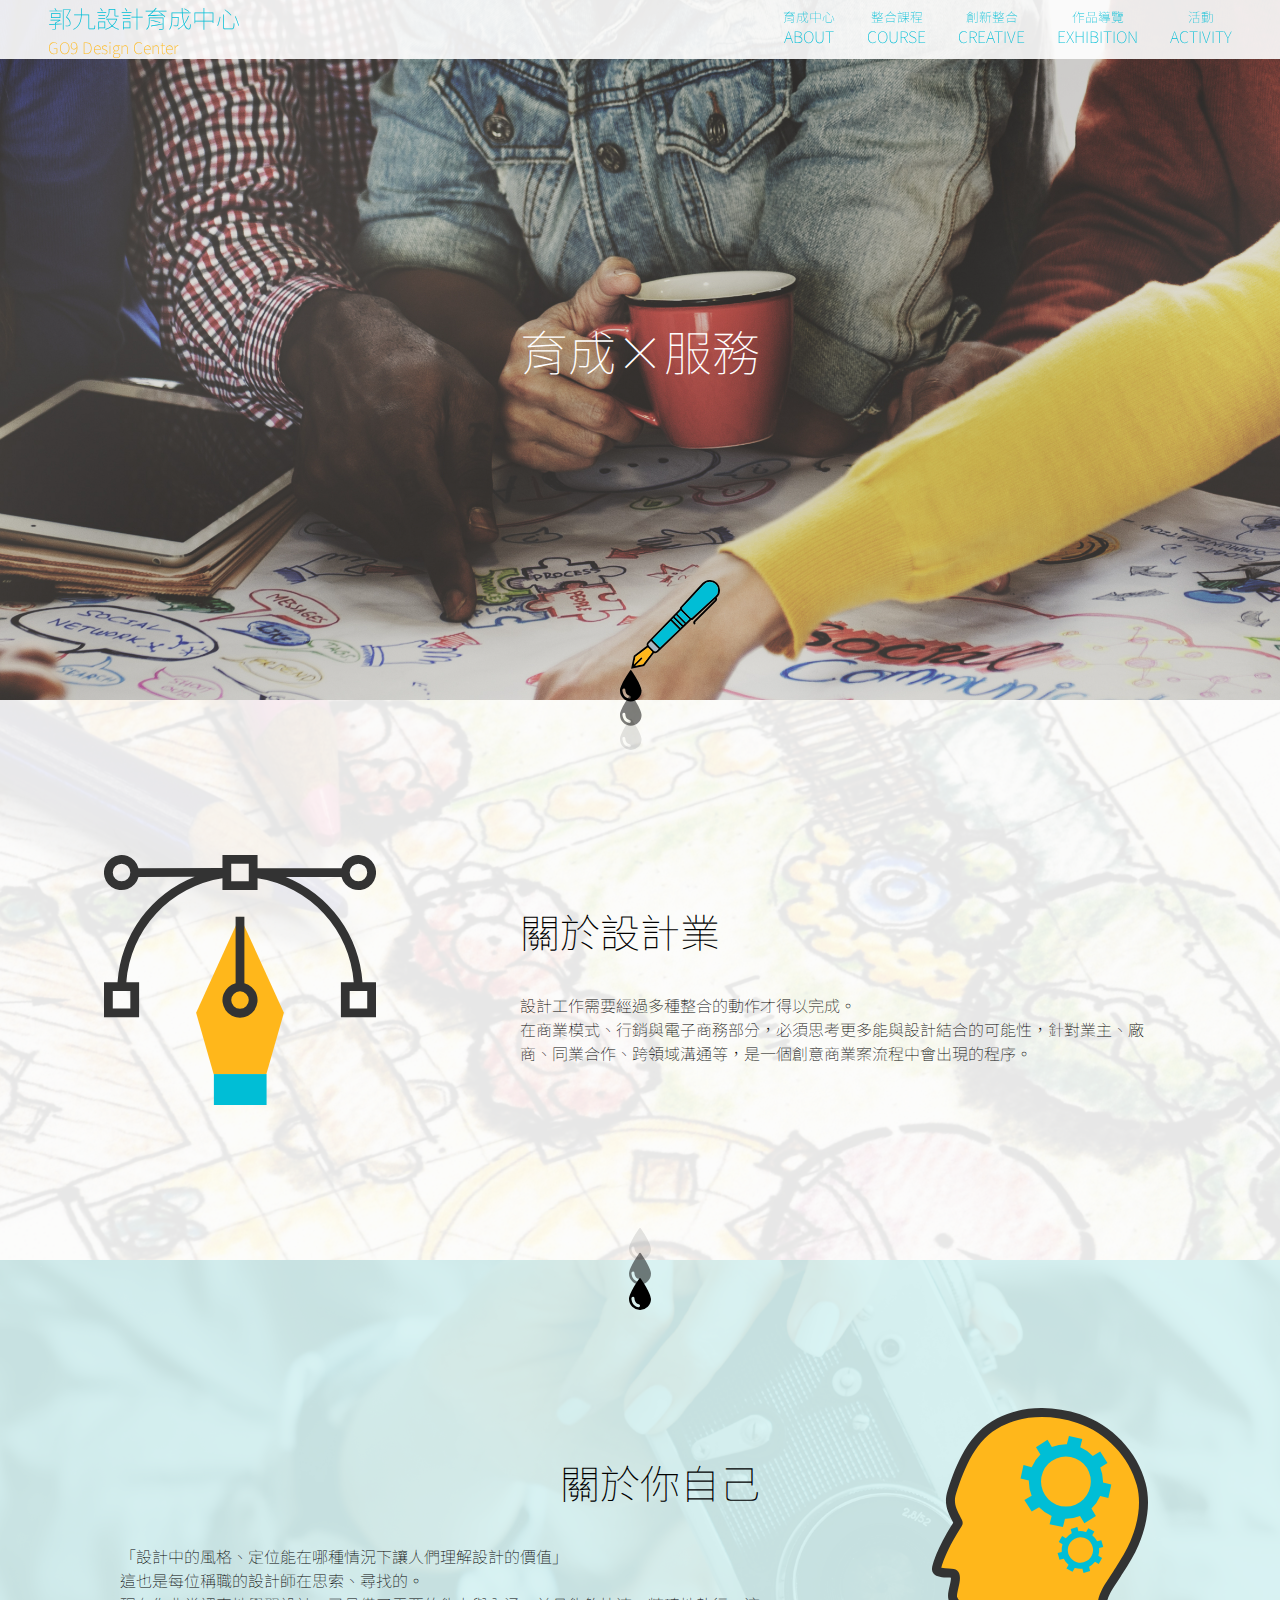
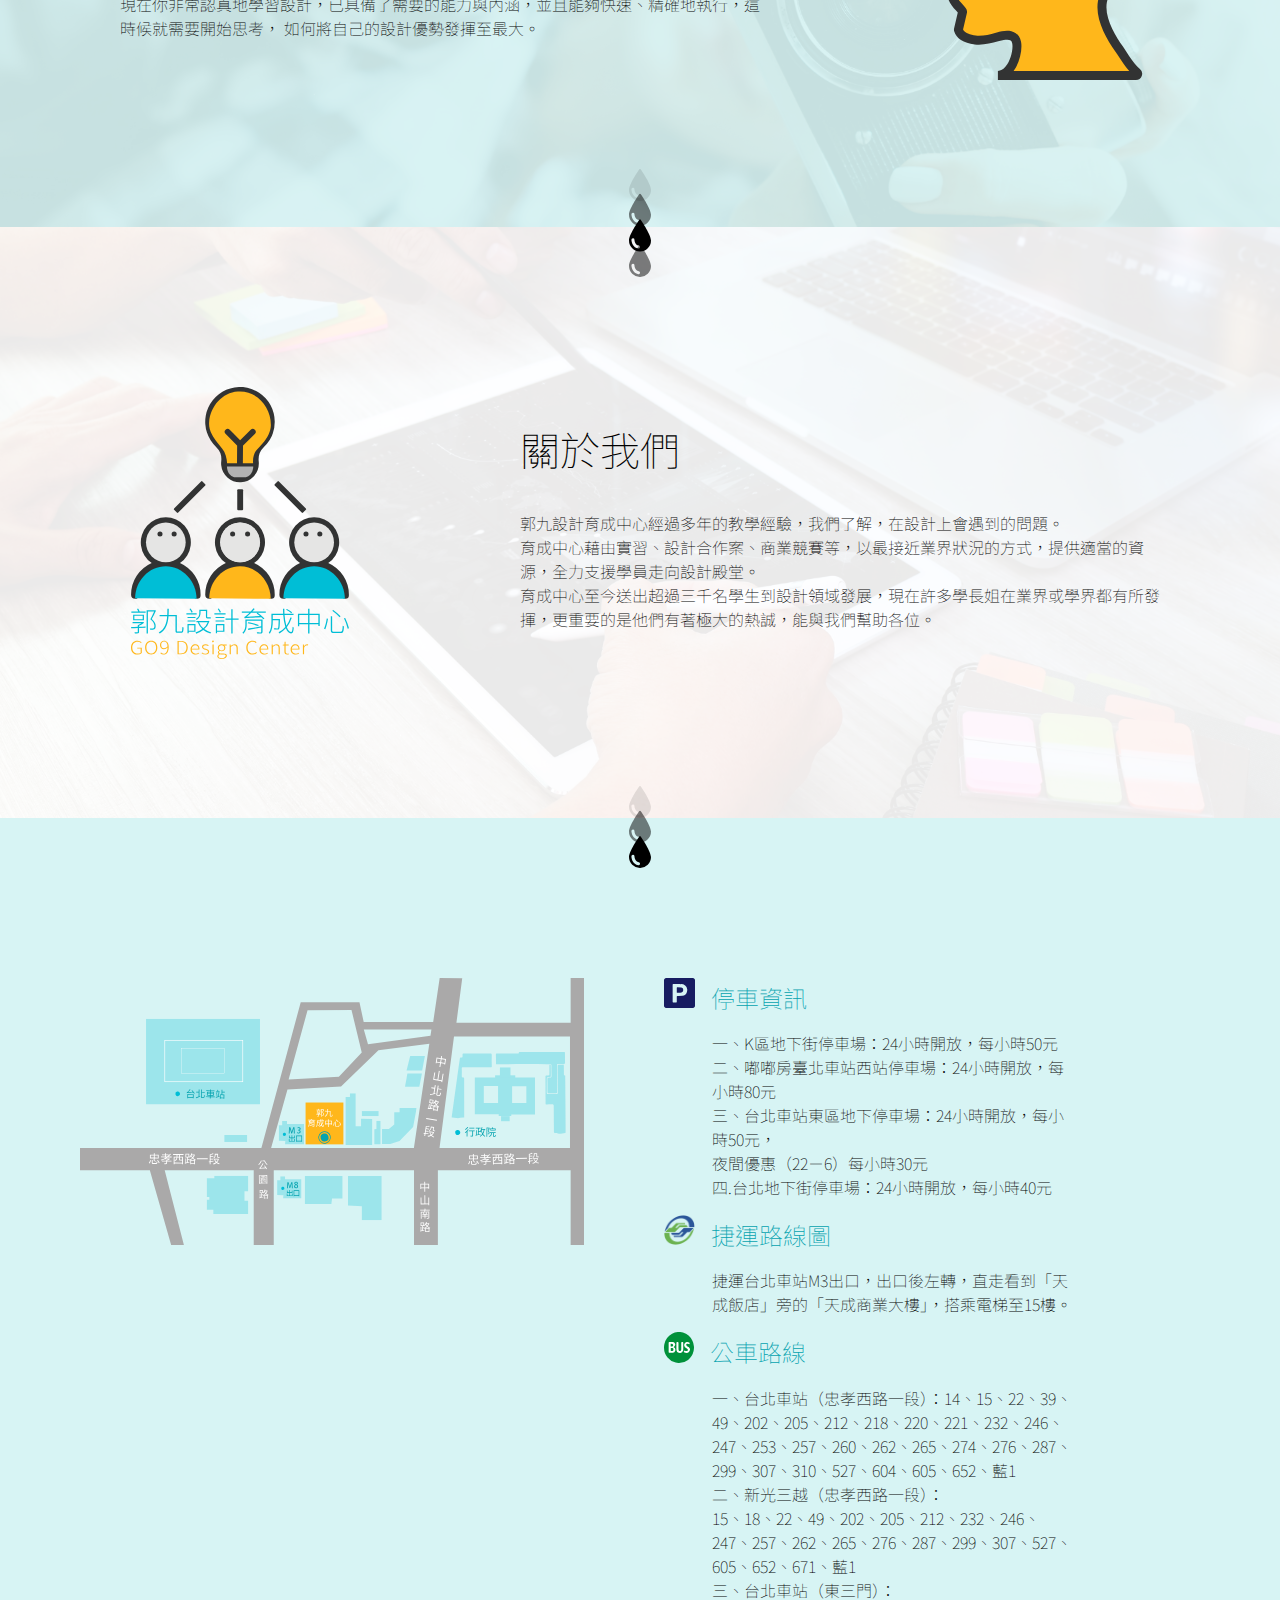
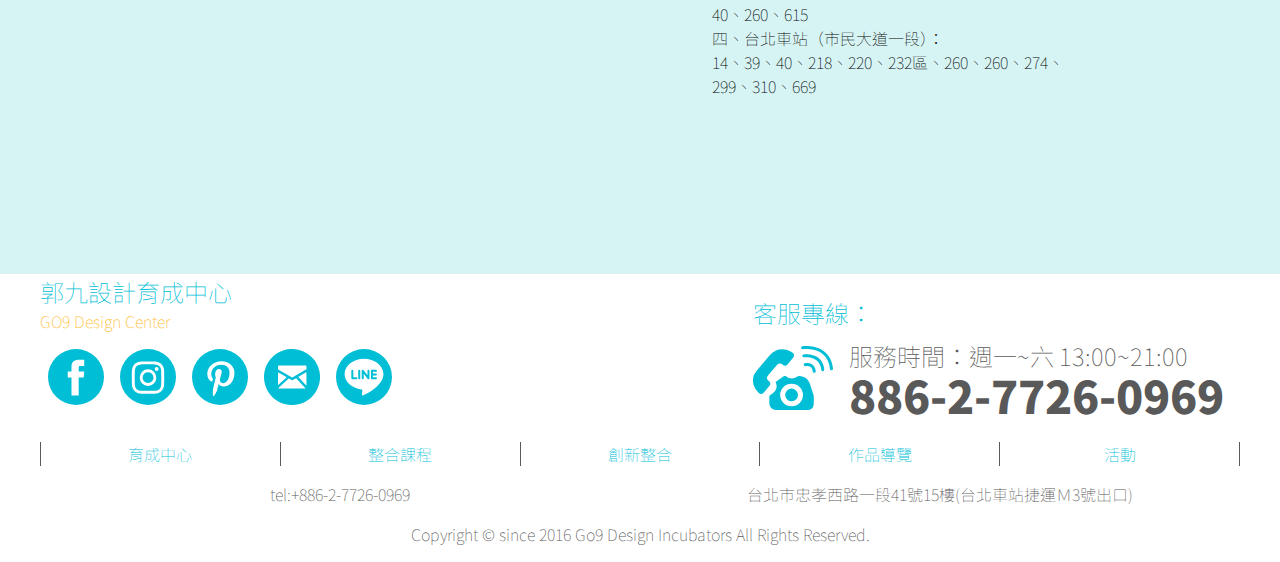
<file: GO9/about.html>
<!DOCTYPE html>
<html lang="zh_hant">

<head>

    <meta charset="utf-8">
    <meta name="viewport" content="width=device-width, initial-scale=1, shrink-to-fit=no">
    <meta name="description" content="">
    <meta name="author" content="">
    <meta name="description"
        content="在將近30年的設計教學經驗後,我們更進一步,在教學之上提供育成與服務。除了培養設計能力，加上商業與創業等不同概念，以「設計創造商業價值」為導向。從案源.管道與技術等各方面支援，幫助學員在各種產業中創造設計的最大價值。">
    <title>郭九設計育成中心 Go9_Design</title>

    <link rel="stylesheet" href="https://use.fontawesome.com/releases/v5.8.2/css/all.css"
        integrity="sha384-oS3vJWv+0UjzBfQzYUhtDYW+Pj2yciDJxpsK1OYPAYjqT085Qq/1cq5FLXAZQ7Ay" crossorigin="anonymous">
    <link rel="stylesheet" href="./css/basic.css">
    <link rel="stylesheet" href="./css/mine.css">
    <link rel="stylesheet" href="./css/moblie.css">

</head>

<body id="about">
    <header>
        <!--顯示當頁標籤JQ -->
        <nav class="navbar ">

            <div class=" row between">
                <a class=" logo" href="index.html">
                    <h4>郭九設計育成中心 </h4>
                    <h5>GO9 Design Center</h5>
                </a>

                <ul class="navbar_nav row unmoblie">
                    <li class="nav-item">
                        <a class="nav-link" href="about.html" title="關於郭九設計育成中心">
                            <p>育成中心</p> ABOUT
                        </a>
                    </li>
                    <li class="nav-item">
                        <a class="nav-link " href="course.html" title="郭九設計育成中心創新整合課程">
                            <p>整合課程</p>COURSE
                        </a>
                    </li>

                    <li class="nav-item">
                        <a class="nav-link" href="learn.html" title="郭九設計育成中心商創創客營">
                            <p>創新整合</p>Creative
                        </a>
                    </li>
                    <li class="nav-item">
                        <a class="nav-link" href="https://www.pinterest.com/go9service1/" title="郭九設計育成中心作品導覽"
                            target="_blank">
                            <p>作品導覽</p>Exhibition
                        </a>
                    </li>
                    <li class="nav-item">
                        <a class="nav-link" href="https://www.facebook.com/pg/go9design/events/?ref=page_internal"
                            target="_blank" title="郭九設計育成中心活動">
                            <p>活動</p>activity
                        </a>
                    </li>
                </ul>

                <div class="menu transition moblie">
                    <div class="menu-bar menu-bar1 transition"></div>
                    <div class="menu-bar menu-bar2 transition"></div>
                    <div class="menu-bar menu-bar3 transition"></div>
                    <ul class="transition row column">
                        <li><a class="transition" href="about.html">育成中心</a></li>
                        <li><a class="transition" href="course.html">整合課程</a></li>
                        <li><a class="transition" href="learn.html">創新整合</a></li>
                        <li><a class="transition" href="https://www.pinterest.com/go9service1/">作品導覽</a></li>
                        <li><a class="transition"
                                href="https://www.facebook.com/pg/go9design/events/?ref=page_internal">活動</a></li>
                    </ul>
                </div>
            </div>
        </nav>
    </header>
    <section class="about_header bg_image_full row">
        <h1 class="text_center">育成×服務</h1>

    </section>

    <section class="about design p-relative row">
        <img class="p-absolute path unmoblie" src="./img/about/path-ink.svg">
        <div class="overlay p-absolute"></div>
        <div class="bg-w y-padding">
            <div class="row between container moblie-column">
                <div class="icon"><img src="./img/about/path.svg"></div>
                <div class="text">
                    <h2> 關於設計業 </h2>
                    <h5>設計工作需要經過多種整合的動作才得以完成。<br />
                        在商業模式、行銷與電子商務部分，必須思考更多能與設計結合的可能性，針對業主、廠商、同業合作、跨領域溝通等，是一個創意商業案流程中會出現的程序。</h5>
                </div>
            </div>
        </div>
        <img class="p-absolute unmoblie" src="./img/about/ink3.svg" alt="">
    </section>


    <section class="about you p-relative row">
        <div class="overlay p-absolute"></div>
        <div class="bg-bule y-padding">
            <div class="row between container moblie-column">
                <div class="text right">
                    <h2> 關於你自己 </h2>
                    <h5>「設計中的風格、定位能在哪種情況下讓人們理解設計的價值」<br />
                        這也是每位稱職的設計師在思索、尋找的。<br />
                        現在你非常認真地學習設計，已具備了需要的能力與內涵，並且能夠快速、精確地執行，這時候就需要開始思考，
                        如何將自己的設計優勢發揮至最大。 </h5>
                </div>
                <div class="icon"><img src="./img/about/head.svg"></div>
            </div>
        </div>
        <img class="p-absolute unmoblie" src="./img/about/ink5.svg" alt="">
    </section>


    <section class="about us p-relative row">
        <div class="overlay p-absolute"></div>
        <div class="bg-w y-padding">
            <div class="row between container moblie-column">
                <div class="icon"><img src="./img/about/go9-pepo.svg"></div>
                <div class="text">
                    <h2> 關於我們 </h2>
                    <h5>郭九設計育成中心經過多年的教學經驗，我們了解，在設計上會遇到的問題。<br />
                        育成中心藉由實習、設計合作案、商業競賽等，以最接近業界狀況的方式，提供適當的資源，全力支援學員走向設計殿堂。<br />
                        育成中心至今送出超過三千名學生到設計領域發展，現在許多學長姐在業界或學界都有所發揮，更重要的是他們有著極大的熱誠，能與我們幫助各位。
                    </h5>
                </div>
            </div>
        </div>
        <img class="p-absolute unmoblie" src="./img/about/ink3.svg" alt="">
    </section>

    <section class="about map bg-bule row between items-start moblie-column">
        <img src="./img/about/map.svg" alt="">

        <div class="text">
            <div class="stop">
                <h4><img src="./img/about/stop_icon.svg">停車資訊</h4>
                <div>
                    <p>一、K區地下街停車場：24小時開放，每小時50元<br />
                        二、嘟嘟房臺北車站西站停車場：24小時開放，每小時80元<br />
                        三、台北車站東區地下停車場：24小時開放，每小時50元，<br />
                        夜間優惠（22－6）每小時30元<br />
                        四.台北地下街停車場：24小時開放，每小時40元</p>
                </div>
            </div>
            <div class="mrt">
                <h4><img src="./img/about/mrt_icon.svg">捷運路線圖</h4>
                <div>
                    <p>捷運台北車站M3出口，出口後左轉，直走看到「天成飯店」旁的「天成商業大樓」，搭乘電梯至15樓。</p>
                </div>
            </div>
            <div class="bus">
                <h4><img src="./img/about/bus_icon.svg">公車路線</h4>

                <p>一、台北車站（忠孝西路一段）：14、15、22、39、49、202、205、212、218、220、221、232、246、247、253、257、260、262、265、274、276、287、299、307、310、527、604、605、652、藍1<br />
                    二、新光三越（忠孝西路一段）：<br />
                    15、18、22、49、202、205、212、232、246、247、257、262、265、276、287、299、307、527、605、652、671、藍1<br />
                    三、台北車站（東三門）：<br />
                    40、260、615<br />
                    四、台北車站（市民大道一段）：<br />
                    14、39、40、218、220、232區、260、260、274、299、310、669</p>
            </div>
        </div>
    </section>

    <footer class="container ">
        <div class="row between items-end moblie-column">
            <div class="footer-logo">
                <a class=" logo" href="index.html">
                    <h4>郭九設計育成中心 </h4>
                    <h5>GO9 Design Center</h5>
                </a>
                <div class="row logo-icon">
                    <a href="https://www.facebook.com/go9design/">
                        <img src="./img/footer/fb.svg" alt="" /></a>
                    <a href="https://www.instagram.com/go9design/?hl=zh_tw"><img src="./img/footer/ig.svg" alt="" /></a>
                    <a href="https://www.pinterest.com/go9service1/"><img src="./img/footer/pinterst.svg" alt="" /></a>
                    <a href="mailto:service@go9.org.tw"><img src="./img/footer/email.svg" alt="" /></a>
                    <a href="https://line.me/R/ti/p/%40rdg3654g"><img src="./img/footer/line.svg" alt="" /></a>
                </div>
            </div>
            <div class="footer-tel">
                <h4>客服專線：</h4>
                <div class="row start">
                    <img src="./img/footer/Tel.svg" alt="" />
                    <div>
                        <h4>服務時間：週一~六 13:00~21:00</h4>
                        <a href="tel:+886-2-7726-0969">886-2-7726-0969</a>
                    </div>
                </div>
            </div>
        </div>
        <ul class="list-inline row moblie-wrap">
            <li>
                <a class="nav_link" href="./about.html" title="關於郭九設計育成中心">育成中心</a>
            </li>
            <li>
                <a class="nav_link" href="./course.html" title="郭九設計育成中心創新整合課程">整合課程 </a>
            </li>

            <li>
                <a class="nav_link" href="./learn.html" title="郭九設計育成中心商創創客營">創新整合</a>
            </li>

            <li>
                <a class="nav_link" href="./https://www.pinterest.com/go9service1/" target="_blank"
                    title="郭九設計育成中心作品導覽">作品導覽</a>
            </li>
            <li>
                <a class="nav_link" href="https://www.facebook.com/pg/go9design/events/?ref=page_internal"
                    target="_blank" title="郭九設計育成中心活動">活動</a>
            </li>

        </ul>
        <div class="row between footer-lest moblie-column">
            <a href="tel:+886-2-7726-0969">tel:+886-2-7726-0969</a>
            <a href="https://www.google.com.tw/maps/place/100%E5%8F%B0%E5%8C%97%E5%B8%82
            %E4%B8%AD%E6%AD%A3%E5%8D%80%E5%BF%A0%E5%AD%9D%E8%A5%BF%E8%B7%AF%E4%B8%80%E6%AE%B541
            %E8%99%9F/@25.046302,121.5162753,17z/data=!3m1!4b1!4m5!3m4!1s0x3442a9723f815b43:0x617
            1a8d46dd0c5b9!8m2!3d25.046302!4d121.518464">台北市忠孝西路一段41號15樓(台北車站捷運Ｍ3號出口)</a>

        </div>
        <p class="text center">Copyright &copy; since 2016 Go9 Design Incubators All Rights Reserved.</p>
    </footer>
    <script src="https://code.jquery.com/jquery-3.2.1.min.js"
        integrity="sha256-hwg4gsxgFZhOsEEamdOYGBf13FyQuiTwlAQgxVSNgt4=" crossorigin="anonymous"></script>
    <script src="./js/mian.js"></script>
</body>

</html>
</file>
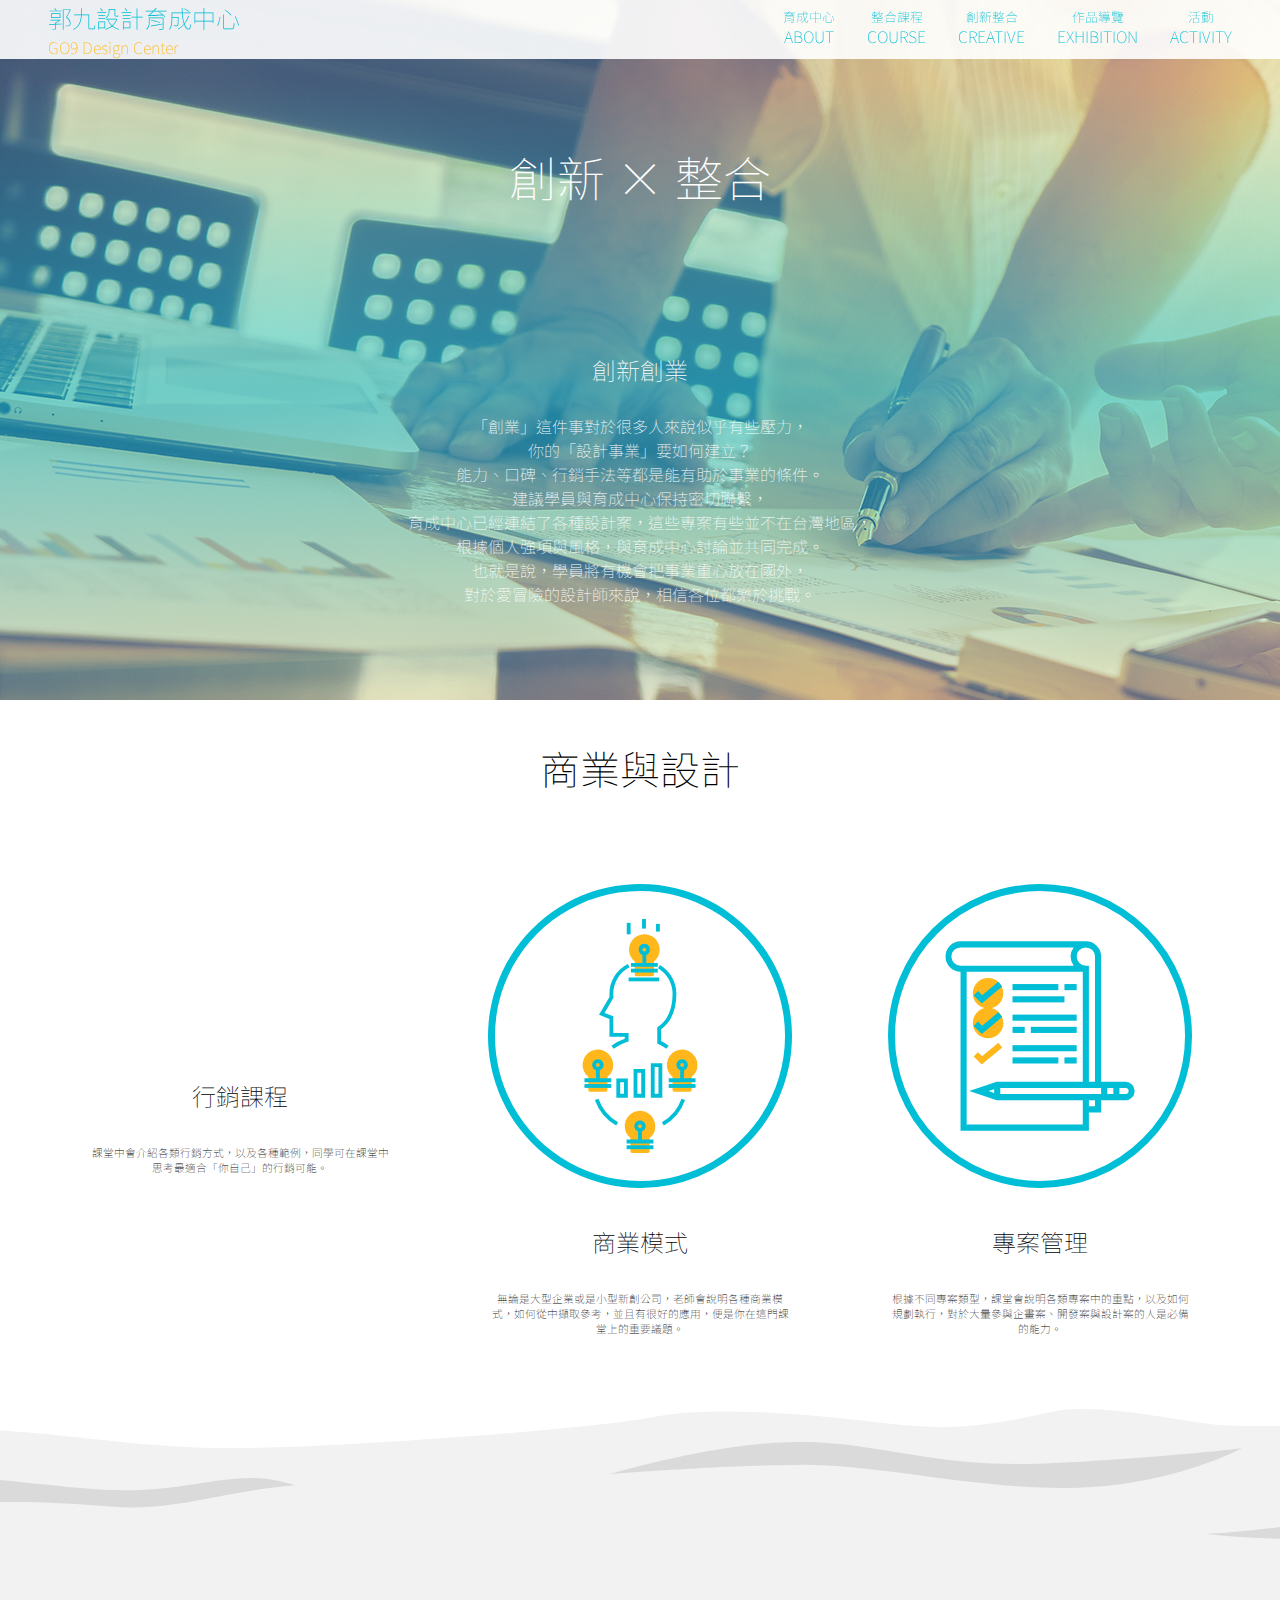
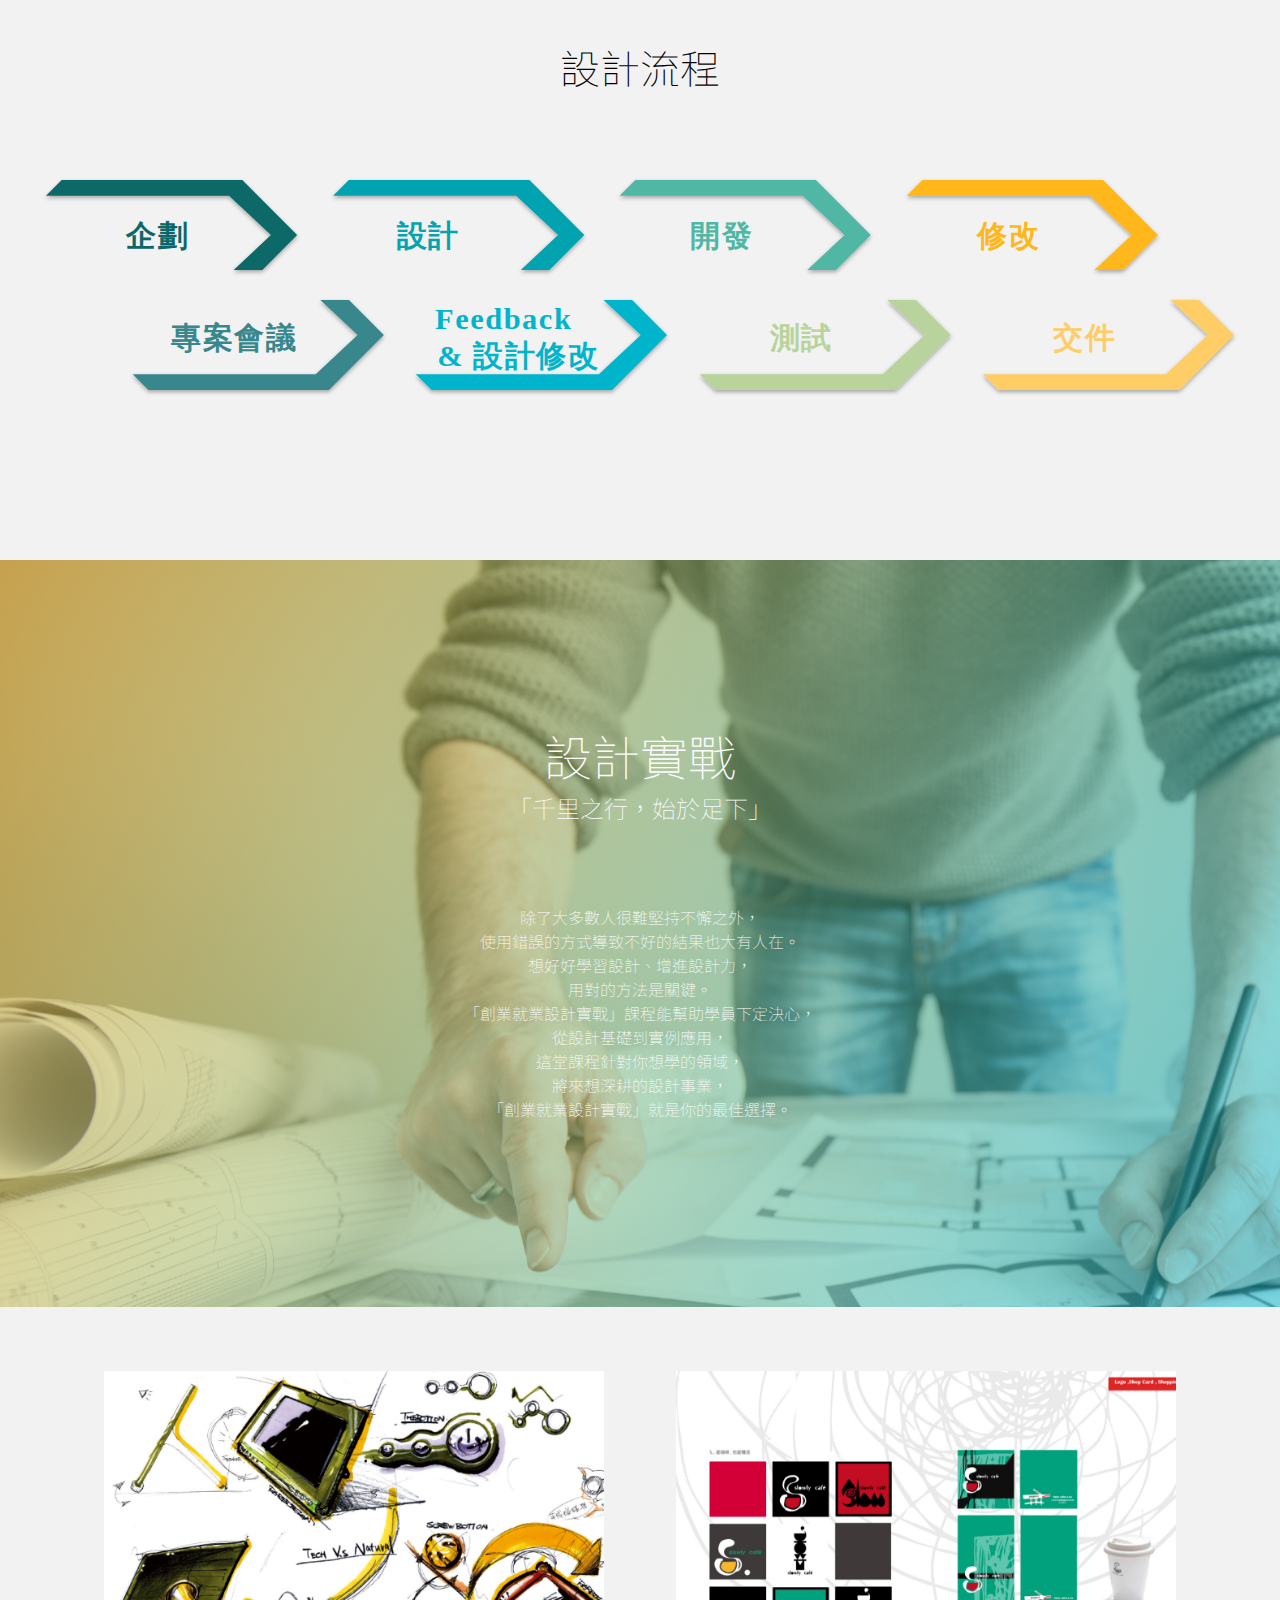
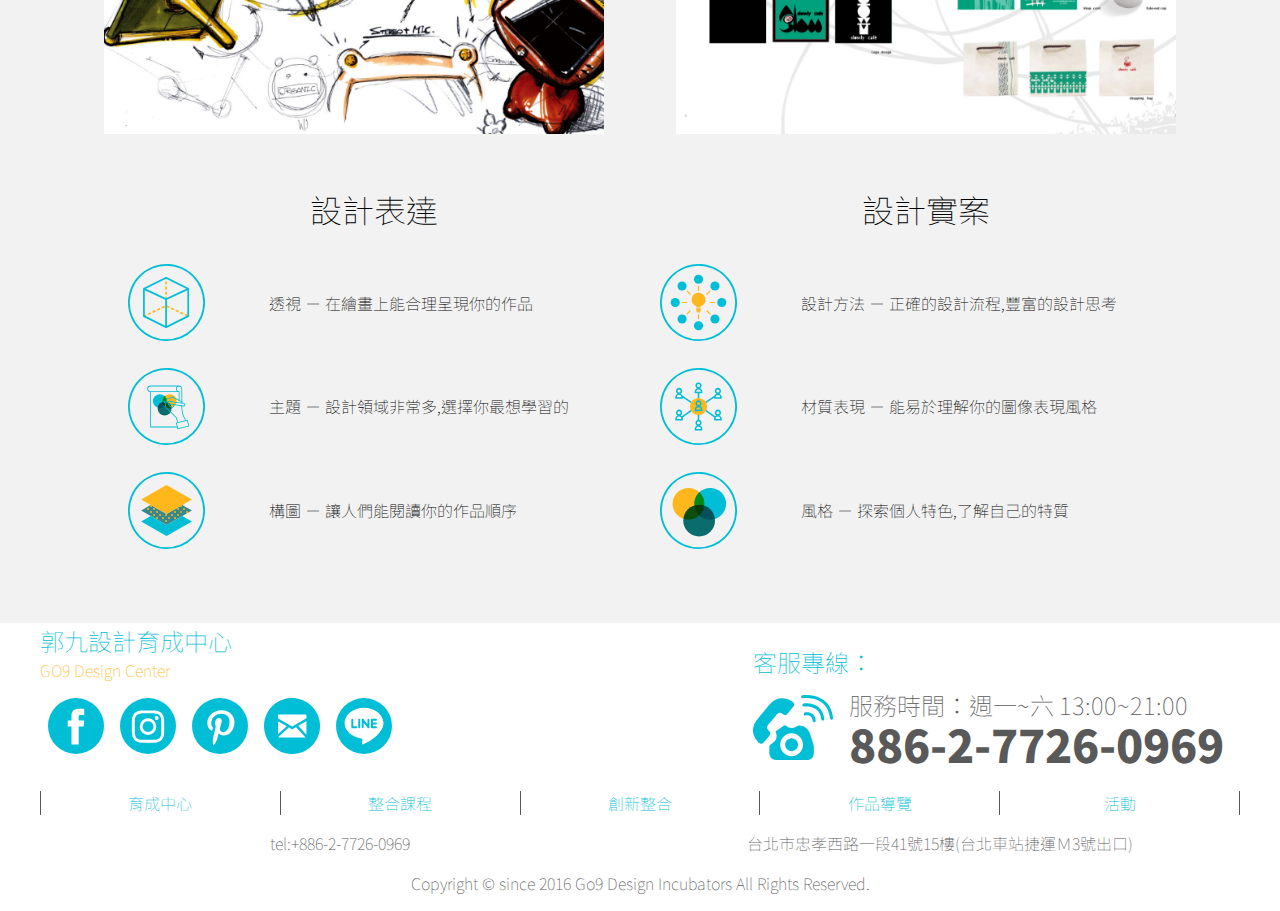
<file: GO9/course-path.html>
<!DOCTYPE html>
<html lang="zh-hant">

<head>

    <meta charset="utf-8">
    <meta name="viewport" content="width=device-width, initial-scale=1, shrink-to-fit=no">
    <meta name="description" content="">
    <meta name="author" content="">
    <meta name="description"
        content="在將近30年的設計教學經驗後,我們更進一步,在教學之上提供育成與服務。除了培養設計能力，加上商業與創業等不同概念，以「設計創造商業價值」為導向。從案源.管道與技術等各方面支援，幫助學員在各種產業中創造設計的最大價值。">
    <title>郭九設計育成中心 Go9-Design</title>

    <link rel="stylesheet" href="https://use.fontawesome.com/releases/v5.8.2/css/all.css"
        integrity="sha384-oS3vJWv+0UjzBfQzYUhtDYW+Pj2yciDJxpsK1OYPAYjqT085Qq/1cq5FLXAZQ7Ay" crossorigin="anonymous">
    <link rel="stylesheet" href="./css/basic.css">
    <link rel="stylesheet" href="./css/mine.css">
    <link rel="stylesheet" href="./css/moblie.css">


</head>

<body id="course">
    <header>
        <!--Navigation -->
        <nav class="navbar ">

            <div class=" row between">
                <a class=" logo" href="index.html">
                    <h4>郭九設計育成中心 </h4>
                    <h5>GO9 Design Center</h5>
                </a>

                <ul class="navbar_nav row unmoblie">
                    <li class="nav-item">
                        <a class="nav-link" href="about.html" title="關於郭九設計育成中心">
                            <p>育成中心</p> ABOUT
                        </a>
                    </li>
                    <li class="nav-item">
                        <a class="nav-link " href="course.html" title="郭九設計育成中心創新整合課程">
                            <p>整合課程</p>COURSE
                        </a>
                    </li>

                    <li class="nav-item">
                        <a class="nav-link" href="learn.html" title="郭九設計育成中心商創創客營">
                            <p>創新整合</p>Creative
                        </a>
                    </li>
                    <li class="nav-item">
                        <a class="nav-link" href="https://www.pinterest.com/go9service1/" title="郭九設計育成中心作品導覽"
                            target="_blank">
                            <p>作品導覽</p>Exhibition
                        </a>
                    </li>
                    <li class="nav-item">
                        <a class="nav-link" href="https://www.facebook.com/pg/go9design/events/?ref=page_internal"
                            target="_blank" title="郭九設計育成中心活動">
                            <p>活動</p>activity
                        </a>
                    </li>
                </ul>

                <div class="menu transition moblie">
                    <div class="menu-bar menu-bar1 transition"></div>
                    <div class="menu-bar menu-bar2 transition"></div>
                    <div class="menu-bar menu-bar3 transition"></div>
                    <ul class="transition row column">
                        <li><a class="transition" href="about.html">育成中心</a></li>
                        <li><a class="transition" href="course.html">整合課程</a></li>
                        <li><a class="transition" href="learn.html">創新整合</a></li>
                        <li><a class="transition" href="https://www.pinterest.com/go9service1/">作品導覽</a></li>
                        <li><a class="transition"
                                href="https://www.facebook.com/pg/go9design/events/?ref=page_internal">活動</a></li>
                    </ul>
                </div>
            </div>
        </nav>
    </header>
    <section class="course-head bg_image_full p-relative">
        <div class="bg-line p-absolute"></div>
        <div class="container text center white row column">
            <h1>創新 × 整合</h1>
            <h4>創新創業</h4>
            <h5>「創業」這件事對於很多人來說似乎有些壓力，<br>
                你的「設計事業」要如何建立？<br>
                能力、口碑、行銷手法等都是能有助於事業的條件。<br>
                建議學員與育成中心保持密切聯繫，<br>
                育成中心已經連結了各種設計案，這些專案有些並不在台灣地區，<br>
                根據個人強項與風格，與育成中心討論並共同完成。<br>
                也就是說，學員將有機會把事業重心放在國外，<br>
                對於愛冒險的設計師來說，相信各位都樂於挑戰。</h5>
        </div>
    </section>
    <section class="course-secend text center container">
        <h2>商業與設計</h2>
        <div class="row moblie-column">
            <div class="icon">
                <div id="class" class="path"></div>
                <div>
                    <h4>行銷課程</h4>
                    <h6>課堂中會介紹各類行銷方式，以及各種範例，同學可在課堂中
                        思考最適合「你自己」的行銷可能。</h6>
                </div>
            </div>
            <div class="icon">
                <img src="./img/course/think-icon.svg" alt="" />
                <div>
                    <h4>商業模式</h4>
                    <h6>無論是大型企業或是小型新創公司，老師會說明各種商業模式，如何從中擷取參考，並且有很好的應用，便是你在這門課堂上的重要議題。</h6>
                </div>
            </div>
            <div class="icon">
                <img src="./img/course/list-icon.svg" alt="" />
                <div>
                    <h4>專案管理</h4>
                    <h6>根據不同專案類型，課堂會說明各類專案中的重點，以及如何規劃執行，對於大量參與企畫案、開發案與設計案的人是必備的能力。</h6>
                </div>
            </div>
        </div>

    </section>

    <div class="bar p-relative">
        <img class=" p-absolute" src="./img/course/isi.svg" alt="" />
    </div>
    <section class="course-third bg-gray text center ">
        <div class="container">
            <h2>設計流程</h2>
            <img class="unmoblie" src="./img/course/river.svg" alt="" />
            <img class="moblie" src="./img/course/phone-river.svg" alt="" />
        </div>
    </section>

    <section class="course-fourth bg-image-full p-relative">
        <div class="bg-line p-absolute"></div>
        <div class="container row">
            <div class=" text center white">

                <h1>設計實戰</h1>
                <h4>「千里之行，始於足下」</h4>
                <h5>除了大多數人很難堅持不懈之外，<br>
                    使用錯誤的方式導致不好的結果也大有人在。<br>
                    想好好學習設計、增進設計力，<br>
                    用對的方法是關鍵。<br>
                    「創業就業設計實戰」課程能幫助學員下定決心，<br>
                    從設計基礎到實例應用，<br>
                    這堂課程針對你想學的領域，<br>
                    將來想深耕的設計事業，<br>
                    「創業就業設計實戰」就是你的最佳選擇。
                </h5>

            </div>
        </div>
    </section>
    <section class="course-fifth bg-gray">
        <div class="container">
            <!-- img margin-right轉小 -->

            <div class="text row moblie-column">
                <div><img src="./img/course/img1.png" alt="" />
                    <div class="icon">
                        <h3>設計表達</h3>
                        <h5><img src="./img/course/icon1-1.svg" alt="" />
                            透視 － 在繪畫上能合理呈現你的作品</h5>
                        <h5><img src="./img/course/icon1-2.svg" alt="" />
                            主題 － 設計領域非常多,選擇你最想學習的</h5>
                        <h5><img src="./img/course/icon1-3.svg" alt="" />
                            構圖 － 讓人們能閱讀你的作品順序 </h5>
                    </div>
                </div>
                <div class="icon">
                    <div><img src="./img/course/img2.png" alt="" />
                        <h3>設計實案</h3>
                        <h5><img src="./img/course/icon2-1.svg" alt="" />設計方法 － 正確的設計流程,豐富的設計思考</h5>

                        <h5><img src="./img/course/icon2-2.svg" alt="" />材質表現 － 能易於理解你的圖像表現風格</h5>

                        <h5><img src="./img/course/icon2-3.svg" alt="" />風格 － 探索個人特色,了解自己的特質</h5>
                    </div>
                </div>
            </div>
        </div>
    </section>

    <footer class="container ">
        <div class="row between items-end moblie-column">
            <div class="footer-logo">
                <a class=" logo" href="index.html">
                    <h4>郭九設計育成中心 </h4>
                    <h5>GO9 Design Center</h5>
                </a>
                <div class="row logo-icon">
                    <a href="https://www.facebook.com/go9design/">
                        <img src="./img/footer/fb.svg" alt="" /></a>
                    <a href="https://www.instagram.com/go9design/?hl=zh_tw"><img src="./img/footer/ig.svg" alt="" /></a>
                    <a href="https://www.pinterest.com/go9service1/"><img src="./img/footer/pinterst.svg" alt="" /></a>
                    <a href="mailto:service@go9.org.tw"><img src="./img/footer/email.svg" alt="" /></a>
                    <a href="https://line.me/R/ti/p/%40rdg3654g"><img src="./img/footer/line.svg" alt="" /></a>
                </div>
            </div>
            <div class="footer-tel">
                <h4>客服專線：</h4>
                <div class="row start">
                    <img src="./img/footer/Tel.svg" alt="" />
                    <div>
                        <h4>服務時間：週一~六 13:00~21:00</h4>
                        <a href="tel:+886-2-7726-0969">886-2-7726-0969</a>
                    </div>
                </div>
            </div>
        </div>
        <ul class="list-inline row moblie-wrap">
            <li>
                <a class="nav_link" href="./about.html" title="關於郭九設計育成中心">育成中心</a>
            </li>
            <li>
                <a class="nav_link" href="./course.html" title="郭九設計育成中心創新整合課程">整合課程 </a>
            </li>


            <li>
                <a class="nav_link" href="./learn.html" title="郭九設計育成中心商創創客營">創新整合</a>
            </li>

            <li>
                <a class="nav_link" href="./https://www.pinterest.com/go9service1/" target="_blank"
                    title="郭九設計育成中心作品導覽">作品導覽</a>
            </li>
            <li>
                <a class="nav_link" href="https://www.facebook.com/pg/go9design/events/?ref=page_internal"
                    target="_blank" title="郭九設計育成中心活動">活動</a>
            </li>

        </ul>
        <div class="row between footer-lest moblie-column">
            <a href="tel:+886-2-7726-0969">tel:+886-2-7726-0969</a>
            <a href="https://www.google.com.tw/maps/place/100%E5%8F%B0%E5%8C%97%E5%B8%82
            %E4%B8%AD%E6%AD%A3%E5%8D%80%E5%BF%A0%E5%AD%9D%E8%A5%BF%E8%B7%AF%E4%B8%80%E6%AE%B541
            %E8%99%9F/@25.046302,121.5162753,17z/data=!3m1!4b1!4m5!3m4!1s0x3442a9723f815b43:0x617
            1a8d46dd0c5b9!8m2!3d25.046302!4d121.518464">台北市忠孝西路一段41號15樓(台北車站捷運Ｍ3號出口)</a>

        </div>
        <p class="text center">Copyright &copy; since 2016 Go9 Design Incubators All Rights Reserved.</p>
    </footer>

    <script src="https://code.jquery.com/jquery-3.2.1.min.js"
        integrity="sha256-hwg4gsxgFZhOsEEamdOYGBf13FyQuiTwlAQgxVSNgt4=" crossorigin="anonymous"></script>
    <script src="./js/vivus.js"></script>
    <script src="./js/mian.js"></script>

</body>

</html>
</file>
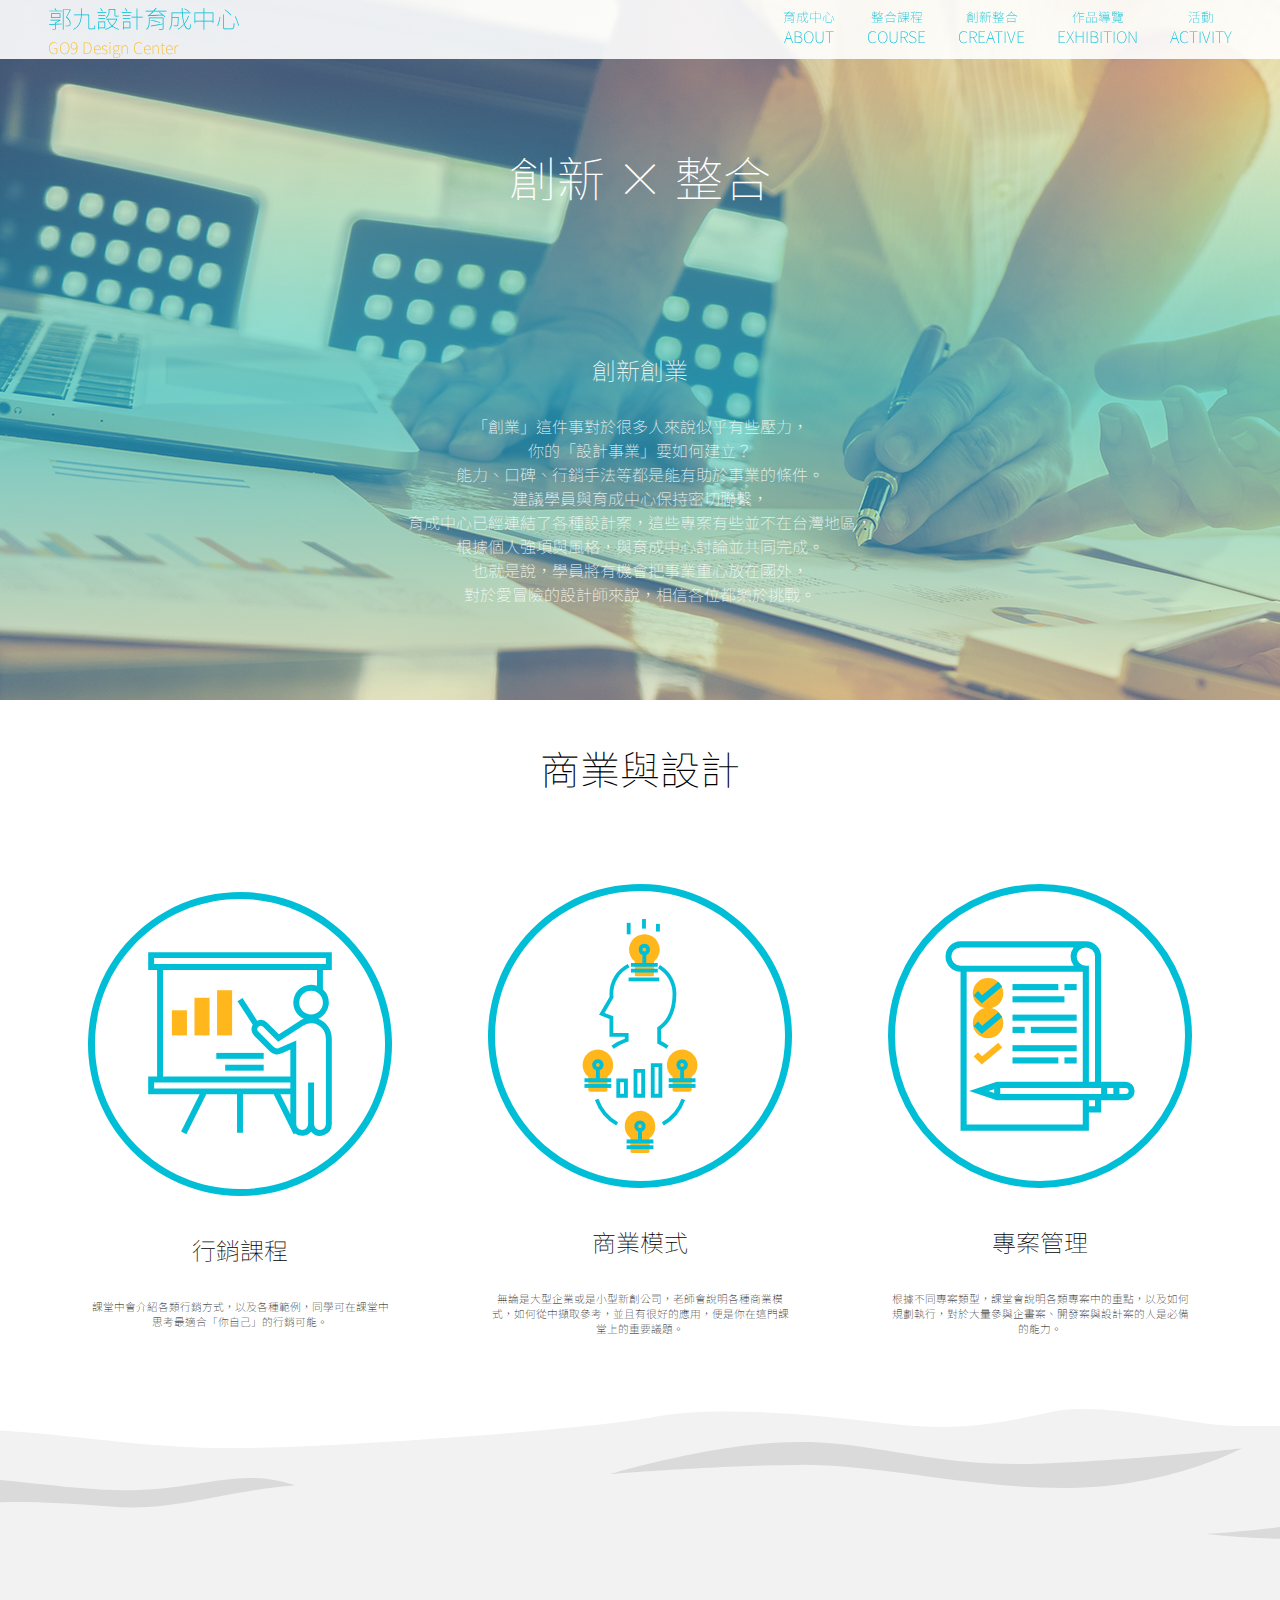
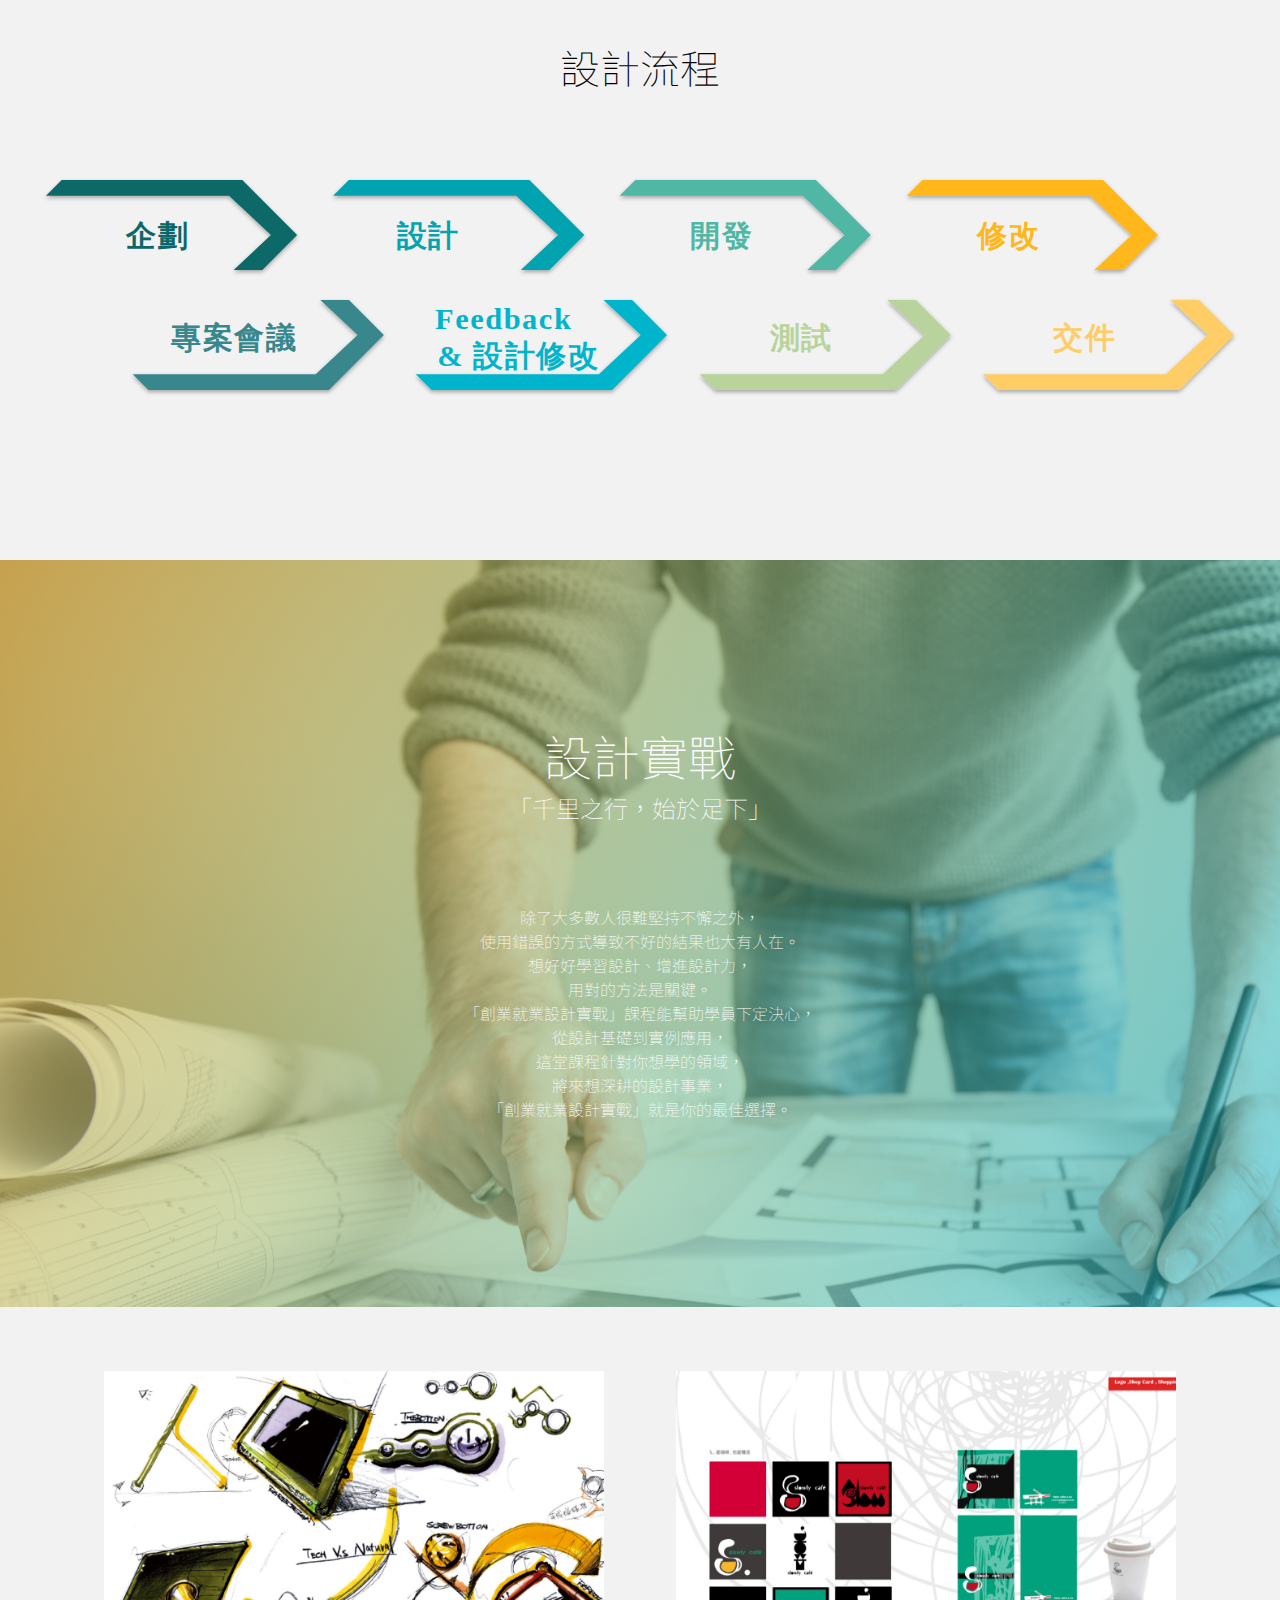
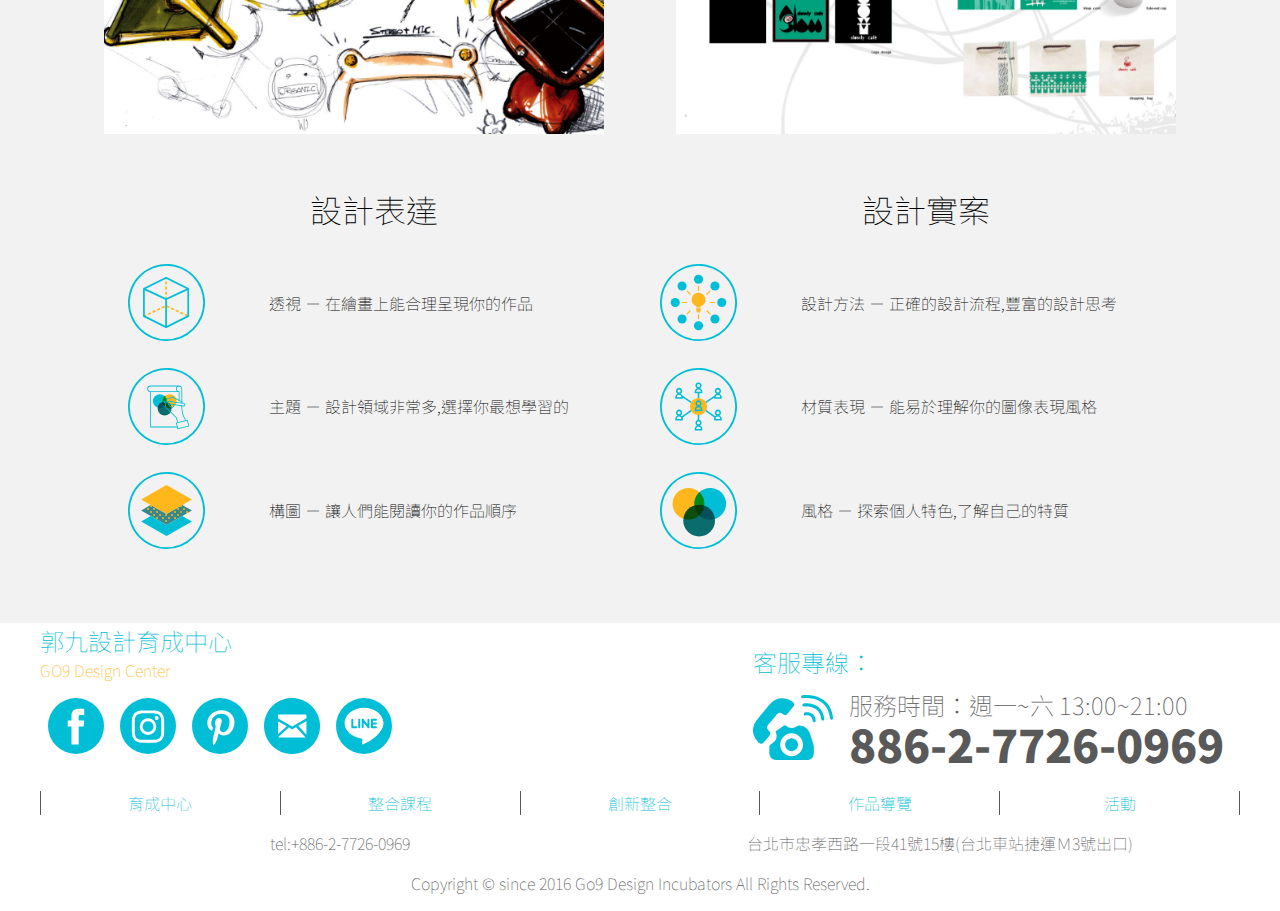
<file: GO9/course.html>
<!DOCTYPE html>
<html lang="zh-hant">

<head>

    <meta charset="utf-8">
    <meta name="viewport" content="width=device-width, initial-scale=1, shrink-to-fit=no">
    <meta name="description" content="">
    <meta name="author" content="">
    <meta name="description"
        content="在將近30年的設計教學經驗後,我們更進一步,在教學之上提供育成與服務。除了培養設計能力，加上商業與創業等不同概念，以「設計創造商業價值」為導向。從案源.管道與技術等各方面支援，幫助學員在各種產業中創造設計的最大價值。">
    <title>郭九設計育成中心 Go9-Design</title>

    <link rel="stylesheet" href="https://use.fontawesome.com/releases/v5.8.2/css/all.css"
        integrity="sha384-oS3vJWv+0UjzBfQzYUhtDYW+Pj2yciDJxpsK1OYPAYjqT085Qq/1cq5FLXAZQ7Ay" crossorigin="anonymous">
    <link rel="stylesheet" href="./css/basic.css">
    <link rel="stylesheet" href="./css/mine.css">
    <link rel="stylesheet" href="./css/moblie.css">


</head>

<body id="course">
    <header>
        <!--Navigation -->
        <nav class="navbar ">

            <div class=" row between">
                <a class=" logo" href="index.html">
                    <h4>郭九設計育成中心 </h4>
                    <h5>GO9 Design Center</h5>
                </a>

                <ul class="navbar_nav row unmoblie">
                    <li class="nav-item">
                        <a class="nav-link" href="about.html" title="關於郭九設計育成中心">
                            <p>育成中心</p> ABOUT
                        </a>
                    </li>
                    <li class="nav-item">
                        <a class="nav-link " href="course.html" title="郭九設計育成中心創新整合課程">
                            <p>整合課程</p>COURSE
                        </a>
                    </li>

                    <li class="nav-item">
                        <a class="nav-link" href="learn.html" title="郭九設計育成中心商創創客營">
                            <p>創新整合</p>Creative
                        </a>
                    </li>
                    <li class="nav-item">
                        <a class="nav-link" href="https://www.pinterest.com/go9service1/" title="郭九設計育成中心作品導覽"
                            target="_blank">
                            <p>作品導覽</p>Exhibition
                        </a>
                    </li>
                    <li class="nav-item">
                        <a class="nav-link" href="https://www.facebook.com/pg/go9design/events/?ref=page_internal"
                            target="_blank" title="郭九設計育成中心活動">
                            <p>活動</p>activity
                        </a>
                    </li>
                </ul>

                <div class="menu transition moblie">
                    <div class="menu-bar menu-bar1 transition"></div>
                    <div class="menu-bar menu-bar2 transition"></div>
                    <div class="menu-bar menu-bar3 transition"></div>
                    <ul class="transition row column">
                        <li><a class="transition" href="about.html">育成中心</a></li>
                        <li><a class="transition" href="course.html">整合課程</a></li>
                        <li><a class="transition" href="learn.html">創新整合</a></li>
                        <li><a class="transition" href="https://www.pinterest.com/go9service1/">作品導覽</a></li>
                        <li><a class="transition"
                                href="https://www.facebook.com/pg/go9design/events/?ref=page_internal">活動</a></li>
                    </ul>
                </div>
            </div>
        </nav>
    </header>
    <section class="course-head bg_image_full p-relative">
        <div class="bg-line p-absolute"></div>
        <div class="container text center white row column">
            <h1>創新 × 整合</h1>
            <h4>創新創業</h4>
            <h5>「創業」這件事對於很多人來說似乎有些壓力，<br>
                你的「設計事業」要如何建立？<br>
                能力、口碑、行銷手法等都是能有助於事業的條件。<br>
                建議學員與育成中心保持密切聯繫，<br>
                育成中心已經連結了各種設計案，這些專案有些並不在台灣地區，<br>
                根據個人強項與風格，與育成中心討論並共同完成。<br>
                也就是說，學員將有機會把事業重心放在國外，<br>
                對於愛冒險的設計師來說，相信各位都樂於挑戰。</h5>
        </div>
    </section>
    <section class="course-secend text center container">
        <h2>商業與設計</h2>
        <div class="row moblie-column">
            <div class="icon">
                <img src="./img/course/class-icon.svg" alt="" />
                <div>
                    <h4>行銷課程</h4>
                    <h6>課堂中會介紹各類行銷方式，以及各種範例，同學可在課堂中
                        思考最適合「你自己」的行銷可能。</h6>
                </div>
            </div>
            <div class="icon">
                <img src="./img/course/think-icon.svg" alt="" />
                <div>
                    <h4>商業模式</h4>
                    <h6>無論是大型企業或是小型新創公司，老師會說明各種商業模式，如何從中擷取參考，並且有很好的應用，便是你在這門課堂上的重要議題。</h6>
                </div>
            </div>
            <div class="icon">
                <img src="./img/course/list-icon.svg" alt="" />
                <div>
                    <h4>專案管理</h4>
                    <h6>根據不同專案類型，課堂會說明各類專案中的重點，以及如何規劃執行，對於大量參與企畫案、開發案與設計案的人是必備的能力。</h6>
                </div>
            </div>
        </div>

    </section>

    <div class="bar p-relative">
        <img class=" p-absolute" src="./img/course/isi.svg" alt="" />
    </div>
    <section class="course-third bg-gray text center ">
        <div class="container">
            <h2>設計流程</h2>
            <img class="unmoblie" src="./img/course/river.svg" alt="" />
            <img class="moblie" src="./img/course/phone-river.svg" alt="" />
        </div>
    </section>

    <section class="course-fourth bg-image-full p-relative">
        <div class="bg-line p-absolute"></div>
        <div class="container row">
            <div class=" text center white">

                <h1>設計實戰</h1>
                <h4>「千里之行，始於足下」</h4>
                <h5>除了大多數人很難堅持不懈之外，<br>
                    使用錯誤的方式導致不好的結果也大有人在。<br>
                    想好好學習設計、增進設計力，<br>
                    用對的方法是關鍵。<br>
                    「創業就業設計實戰」課程能幫助學員下定決心，<br>
                    從設計基礎到實例應用，<br>
                    這堂課程針對你想學的領域，<br>
                    將來想深耕的設計事業，<br>
                    「創業就業設計實戰」就是你的最佳選擇。
                </h5>

            </div>
        </div>
    </section>
    <section class="course-fifth bg-gray">
        <div class="container">
            <!-- img margin-right轉小 -->

            <div class="text row moblie-column">
                <div><img src="./img/course/img1.png" alt="" />
                    <div class="icon">
                        <h3>設計表達</h3>
                        <h5><img src="./img/course/icon1-1.svg" alt="" />
                            透視 － 在繪畫上能合理呈現你的作品</h5>
                        <h5><img src="./img/course/icon1-2.svg" alt="" />
                            主題 － 設計領域非常多,選擇你最想學習的</h5>
                        <h5><img src="./img/course/icon1-3.svg" alt="" />
                            構圖 － 讓人們能閱讀你的作品順序 </h5>
                    </div>
                </div>
                <div class="icon">
                    <div><img src="./img/course/img2.png" alt="" />
                        <h3>設計實案</h3>
                        <h5><img src="./img/course/icon2-1.svg" alt="" />設計方法 － 正確的設計流程,豐富的設計思考</h5>

                        <h5><img src="./img/course/icon2-2.svg" alt="" />材質表現 － 能易於理解你的圖像表現風格</h5>

                        <h5><img src="./img/course/icon2-3.svg" alt="" />風格 － 探索個人特色,了解自己的特質</h5>
                    </div>
                </div>
            </div>
        </div>
    </section>

    <footer class="container ">
        <div class="row between items-end moblie-column">
            <div class="footer-logo">
                <a class=" logo" href="index.html">
                    <h4>郭九設計育成中心 </h4>
                    <h5>GO9 Design Center</h5>
                </a>
                <div class="row logo-icon">
                    <a href="https://www.facebook.com/go9design/">
                        <img src="./img/footer/fb.svg" alt="" /></a>
                    <a href="https://www.instagram.com/go9design/?hl=zh_tw"><img src="./img/footer/ig.svg" alt="" /></a>
                    <a href="https://www.pinterest.com/go9service1/"><img src="./img/footer/pinterst.svg" alt="" /></a>
                    <a href="mailto:service@go9.org.tw"><img src="./img/footer/email.svg" alt="" /></a>
                    <a href="https://line.me/R/ti/p/%40rdg3654g"><img src="./img/footer/line.svg" alt="" /></a>
                </div>
            </div>
            <div class="footer-tel">
                <h4>客服專線：</h4>
                <div class="row start">
                    <img src="./img/footer/Tel.svg" alt="" />
                    <div>
                        <h4>服務時間：週一~六 13:00~21:00</h4>
                        <a href="tel:+886-2-7726-0969">886-2-7726-0969</a>
                    </div>
                </div>
            </div>
        </div>
        <ul class="list-inline row moblie-wrap">
            <li>
                <a class="nav_link" href="./about.html" title="關於郭九設計育成中心">育成中心</a>
            </li>
            <li>
                <a class="nav_link" href="./course.html" title="郭九設計育成中心創新整合課程">整合課程 </a>
            </li>


            <li>
                <a class="nav_link" href="./learn.html" title="郭九設計育成中心商創創客營">創新整合</a>
            </li>

            <li>
                <a class="nav_link" href="./https://www.pinterest.com/go9service1/" target="_blank"
                    title="郭九設計育成中心作品導覽">作品導覽</a>
            </li>
            <li>
                <a class="nav_link" href="https://www.facebook.com/pg/go9design/events/?ref=page_internal"
                    target="_blank" title="郭九設計育成中心活動">活動</a>
            </li>

        </ul>
        <div class="row between footer-lest moblie-column">
            <a href="tel:+886-2-7726-0969">tel:+886-2-7726-0969</a>
            <a href="https://www.google.com.tw/maps/place/100%E5%8F%B0%E5%8C%97%E5%B8%82
            %E4%B8%AD%E6%AD%A3%E5%8D%80%E5%BF%A0%E5%AD%9D%E8%A5%BF%E8%B7%AF%E4%B8%80%E6%AE%B541
            %E8%99%9F/@25.046302,121.5162753,17z/data=!3m1!4b1!4m5!3m4!1s0x3442a9723f815b43:0x617
            1a8d46dd0c5b9!8m2!3d25.046302!4d121.518464">台北市忠孝西路一段41號15樓(台北車站捷運Ｍ3號出口)</a>

        </div>
        <p class="text center">Copyright &copy; since 2016 Go9 Design Incubators All Rights Reserved.</p>
    </footer>

    <script src="https://code.jquery.com/jquery-3.2.1.min.js"
        integrity="sha256-hwg4gsxgFZhOsEEamdOYGBf13FyQuiTwlAQgxVSNgt4=" crossorigin="anonymous"></script>
    <script src="./js/mian.js"></script>

</body>

</html>
</file>
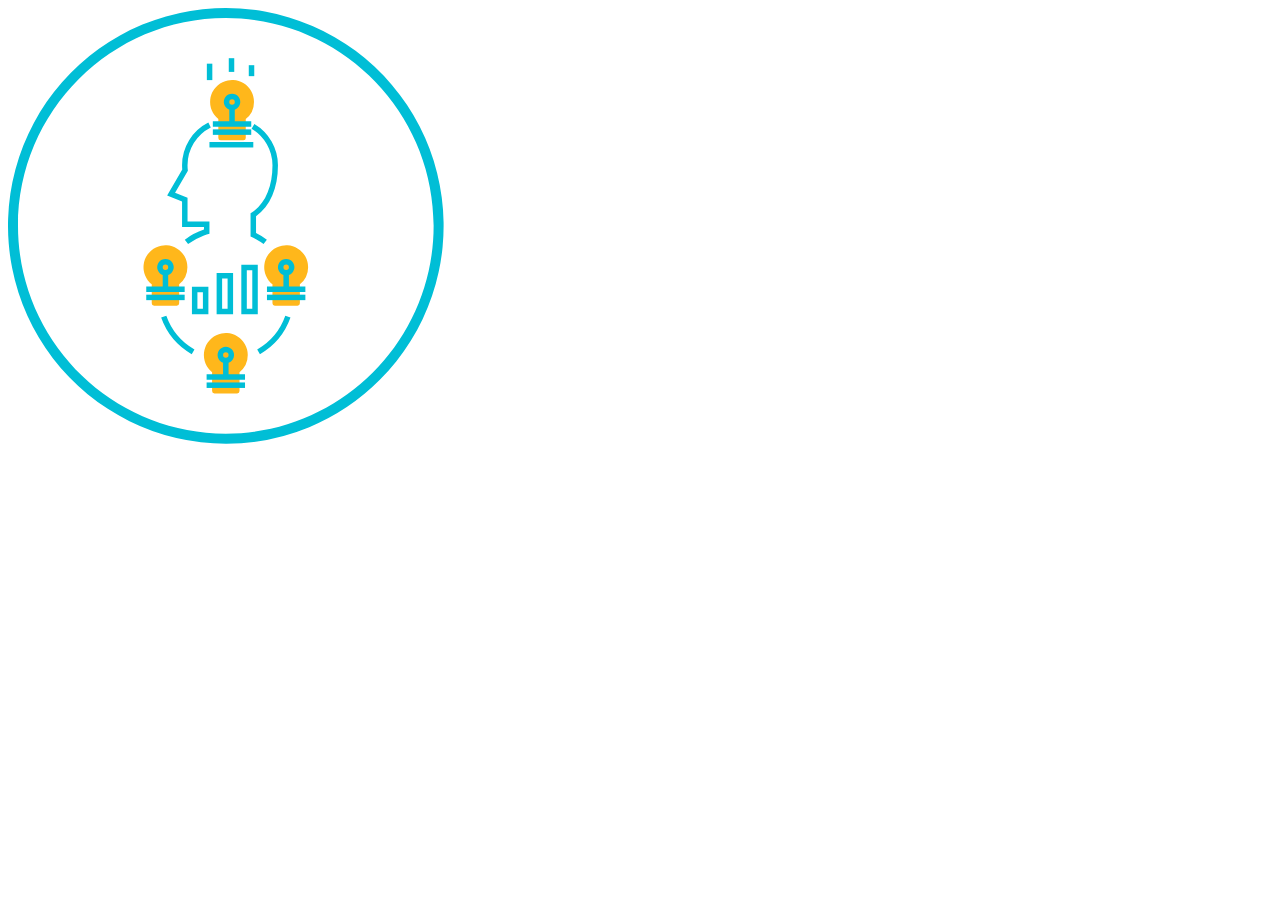
<file: GO9/think-icon.html>
<!DOCTYPE html>
<html lang="en">

<head>
  <meta charset="UTF-8">
  <meta name="viewport" content="width=device-width, initial-scale=1.0">
  <title>Document</title>
  <style>
    .cls-1 {
      fill: #ffb71b;
    }

    .cls-2 {
      fill: #00bed6;
    }
  </style>
</head>

<body>
  <svg xmlns="http://www.w3.org/2000/svg" id="new" width="435.633" height="435.633" viewBox="0 0 435.633 435.633">

    <g id="グループ_325" data-name="グループ 325" transform="translate(-742.935 -1380.639)">
      <g id="グループ_323" data-name="グループ 323">
        <path id="パス_461" data-name="パス 461" class="cls-1"
          d="M982.7,1727.668a21.949,21.949,0,1,0-35.666,17.123v18.884a2.4,2.4,0,0,0,2.4,2.4h22.629a2.4,2.4,0,0,0,2.4-2.4v-18.884a21.91,21.91,0,0,0,8.23-17.123Zm0,0" />
        <path id="パス_462" data-name="パス 462" class="cls-1"
          d="M1043.06,1639.874a21.95,21.95,0,1,0-35.667,17.121v18.885a2.4,2.4,0,0,0,2.4,2.405h22.628a2.4,2.4,0,0,0,2.4-2.405v-18.885a21.907,21.907,0,0,0,8.231-17.121Zm0,0" />
        <path id="パス_463" data-name="パス 463" class="cls-1"
          d="M922.342,1639.874a21.951,21.951,0,1,0-35.667,17.121v18.885a2.4,2.4,0,0,0,2.4,2.405h22.629a2.4,2.4,0,0,0,2.4-2.405v-18.885a21.907,21.907,0,0,0,8.231-17.121Zm0,0" />
        <rect id="長方形_110" data-name="長方形 110" class="cls-2" width="38.41" height="5.488"
          transform="translate(941.547 1755.104)" />
        <path id="パス_464" data-name="パス 464" class="cls-2"
          d="M963.5,1735.393a8.232,8.232,0,1,0-5.487,0v11.482H941.547v5.487h38.41v-5.487H963.5Zm-2.744-10.467a2.743,2.743,0,1,1-2.743,2.742,2.747,2.747,0,0,1,2.743-2.742Zm0,0" />
        <path id="パス_465" data-name="パス 465" class="cls-2"
          d="M1023.855,1659.08V1647.6a8.231,8.231,0,1,0-5.488,0v11.482h-16.461v5.487h38.41v-5.487Zm-2.744-21.95a2.744,2.744,0,1,1-2.744,2.744,2.748,2.748,0,0,1,2.744-2.744Zm0,0" />
        <rect id="長方形_111" data-name="長方形 111" class="cls-2" width="38.41" height="5.487"
          transform="translate(1001.906 1667.31)" />
        <path id="パス_466" data-name="パス 466" class="cls-2"
          d="M919.6,1659.08H903.137V1647.6a8.231,8.231,0,1,0-5.487,0v11.482H881.188v5.487H919.6Zm-19.205-21.95a2.744,2.744,0,1,1-2.743,2.744,2.748,2.748,0,0,1,2.743-2.744Zm0,0" />
        <rect id="長方形_112" data-name="長方形 112" class="cls-2" width="38.41" height="5.487"
          transform="translate(881.188 1667.31)" />
        <path id="パス_467" data-name="パス 467" class="cls-2"
          d="M901.257,1688.344l-5.177,1.832a68.723,68.723,0,0,0,30.574,36.641l2.733-4.759a63.224,63.224,0,0,1-28.13-33.714Zm0,0" />
        <path id="パス_468" data-name="パス 468" class="cls-2"
          d="M992.14,1722.041l2.736,4.757a68.693,68.693,0,0,0,30.545-36.624l-5.176-1.833a63.174,63.174,0,0,1-28.1,33.7Zm0,0" />
        <path id="パス_469" data-name="パス 469" class="cls-2"
          d="M943.333,1686.775v-27.436H926.871v27.436Zm-10.975-21.948h5.488v16.461h-5.488Zm0,0" />
        <path id="パス_470" data-name="パス 470" class="cls-2"
          d="M951.563,1686.775h16.462v-41.154H951.563Zm5.488-35.667h5.487v30.18h-5.487Zm0,0" />
        <path id="パス_471" data-name="パス 471" class="cls-2"
          d="M992.718,1686.775V1637.39H976.256v49.385Zm-10.975-43.9h5.487v38.411h-5.487Zm0,0" />
        <rect id="長方形_113" data-name="長方形 113" class="cls-2" width="5.48" height="5.48"
          transform="translate(963.574 1506.412)" />
        <rect id="長方形_114" data-name="長方形 114" class="cls-2" width="5.48" height="16.441"
          transform="translate(941.786 1436.313)" />
        <rect id="長方形_115" data-name="長方形 115" class="cls-2" width="5.48" height="13.701"
          transform="translate(963.707 1430.832)" />
        <rect id="長方形_116" data-name="長方形 116" class="cls-2" width="5.48" height="10.961"
          transform="translate(983.712 1437.828)" />
        <rect id="長方形_117" data-name="長方形 117" class="cls-2" width="43.843" height="5.48"
          transform="translate(944.393 1514.633)" />
        <path id="パス_472" data-name="パス 472" class="cls-2"
          d="M922.472,1570.321,910,1565.328l12.825-21.984-.094-.891a44.013,44.013,0,0,1-.256-4.529,42.3,42.3,0,0,1,23.27-37.848l-2.48-4.885a47.75,47.75,0,0,0-26.271,42.733c0,1.321.066,2.7.2,4.2l-15.127,25.935,14.928,5.971v25.546h21.921v2.682a68.257,68.257,0,0,0-19.177,10.07l3.284,4.4a62.959,62.959,0,0,1,15.893-8.642q2.7-.994,5.481-1.733V1594.1H922.472Z" />
        <path id="パス_473" data-name="パス 473" class="cls-2"
          d="M990.975,1588.836c14.152-9.907,21.921-27.912,21.921-50.912a48.179,48.179,0,0,0-23.583-41.251l-2.795,4.715a42.672,42.672,0,0,1,20.9,36.536c0,21.747-7.341,38.495-20.673,47.156l-1.248.81v23.342c1.866.8,3.691,1.695,5.48,2.676a63.63,63.63,0,0,1,7.535,4.837l3.288-4.4a68.851,68.851,0,0,0-10.823-6.627Z" />
        <path id="パス_474" data-name="パス 474" class="cls-1"
          d="M988.929,1474.573a21.95,21.95,0,1,0-35.667,17.121v18.885a2.4,2.4,0,0,0,2.4,2.4h22.628a2.4,2.4,0,0,0,2.4-2.4v-18.885a21.909,21.909,0,0,0,8.231-17.121Zm0,0" />
        <path id="パス_475" data-name="パス 475" class="cls-2"
          d="M969.724,1493.778V1482.3a8.231,8.231,0,1,0-5.488,0v11.48H947.775v5.487h38.41v-5.487Zm-2.744-21.949a2.744,2.744,0,1,1-2.744,2.744,2.748,2.748,0,0,1,2.744-2.744Zm0,0" />
        <rect id="長方形_118" data-name="長方形 118" class="cls-2" width="38.41" height="5.487"
          transform="translate(947.775 1502.009)" />
      </g>
      <g id="グループ_324" data-name="グループ 324">
        <path id="パス_476" data-name="パス 476" class="cls-2"
          d="M960.752,1816.272a217.815,217.815,0,1,1,154.019-63.8A216.395,216.395,0,0,1,960.752,1816.272Zm0-425.633c-114.591,0-207.817,93.226-207.817,207.817s93.226,207.816,207.817,207.816,207.816-93.225,207.816-207.816S1075.343,1390.639,960.752,1390.639Z" />
      </g>
    </g>
  </svg>
  <script src="./js/vivus.js"></script>
  <script>
    var hi = new Vivus('new', { type: 'scenario-sync', duration: 20, start: 'autostart', dashGap: 20, forceRender: false },
      function () {
        if (window.console) {
          console.log('Animation finished. [log triggered from callback]');
        }
      })
  </script>
</body>

</html>
</file>
<file: GO9/css/basic.css>
* {
    box-sizing: border-box;
    /* 讓每個元素都有框線 */
    /* border: 1px solid black; */
}

body {
    /* 將瀏覽器預設的留白歸零 */
    margin: 0px;
}
</file>
<file: GO9/css/mine.css>
@import url('https://fonts.googleapis.com/css?family=Noto+Sans+TC&display=swap');
h1,h2,h3,h4,h5,h6,p,a,li{
    font-family: 'Noto Sans TC', sans-serif;
    font-weight: lighter;
}
h1 {font-size:3rem;}
h2 {font-size: 2.5rem;}
h3 {font-size: 2rem;}
h4{font-size: 1.5rem;}
h5{font-size: 1rem;}
a{
    text-decoration: none;
    display: block;
}
a:hover{
    text-decoration: none;
}
li{
    list-style: none;
}
.moblie{display: none;}
.row.moblie{display: none;}
.unmoblie{display: block;}
.row.unmoblie{display: flex;}
.p-relative{position: relative;}
.p-absolute{position: absolute;}
.container{
    max-width: 1200px;
    margin: 0 auto;
}
.row{
    display: flex;
    justify-content: center;
    align-items: center;
}
.row.column{
    flex-direction: column;
}
.row.between{
    justify-content: space-between;
}
.row.start{
    justify-content: flex-start;
}
.row.evenly{
    justify-content: space-evenly;
    }
.row.items-start{
    align-items: flex-start;
}
.row.items-end{
    align-items: flex-end;
}
.row.stretch{
    align-items: stretch;
}
.bg_image_full{
    width: 100%;
    height: 700px;
    background-size: cover;
    background-repeat: no-repeat;
}
.bg-bule{
    background: #D7F4F4;
}
.bg-gray{
    background:#F2F2F2 ;
}
.bg-ff{
    background:#ffb71b96 ;
}
.bg-white{background: white;}
.text.center{text-align: center;}
.text.white{color: white;}
.text-right{text-align: right;}
/* ================ logo =============================================================================================== */
.navbar {
    position: fixed; ;
    transition: .5s;
}
.navbar .logo{
    padding: 0 1rem;
 }
.logo h4{
    color: #00BED6;
    margin: 0;
    white-space: nowrap;
}
.logo h5{
    color:#ffb819;
    margin: 0;
}
/* ================ nav =============================================================================================== */
.navbar{
    background: rgba(255, 255, 255, 0.9);
    width: 100%;
    padding: 0 2rem;
    /* position: fixed; */
    top: 0;
    left: 0;
    z-index: 1000;
}

.navbar_nav{
    margin: 0;
}
.navbar_nav .nav-item{
    display: flex;
    align-items: center;
    border-radius: 5px 5px 0 0;
}
.navbar_nav a{
    color: #00BED6;
    text-align: center;
    text-transform: uppercase;
    padding: 0 1rem;
}
.navbar_nav p{
    font-size: .8rem;
    line-height: .8rem;
    margin: 0 ;

}
.navbar_nav .nav-item:hover{
    background:#D7F4F4 ;
}
.navbar_nav .nav-item:hover a{
    color: #009cad;
}
/* ================== bar =========================== */

.bar{
    width: 100%;
    height: 194px;
    bottom: 0;
    left: 0;
}
.bar img{
    width: 100%;
    height: 100%;
    object-fit: cover;
    bottom: 0;
    left: 0;
}
/* ================== index ====================================================================================== */
.index-head .bg_image_full{
    background: url(../img/home/bg1.png);
    filter: brightness(1);
    height: 900px;
}

.index-head .bg_image_full .p-absolute{
    width: 100%;
    bottom: 0;
    left:0 ;
}
.index-head .bg_image_full .p-absolute::after{
    position: absolute;
    content: "";
    bottom: -2px;
    width: 100%;
    background: #fff;
    height: 3px;
}
.index-head .bg_image_full img{
    width: 70%;
}

.index-head .bg_image_full .bg-line{
    background: linear-gradient(90deg, #FFB71B, #00BED6 );
    width: 100%;
    height: 100%;
    mix-blend-mode: multiply;
    opacity: .7;
}


.box::after{
    position: absolute;
    content: "";
    bottom: 0;
    width: 100%;
    background: #fff;
    height: 100%;
}
.box:first-child::after{
    left:2px;
}
.box:last-child::after{
    right: 2px;
}
.index-head .box{
    position: relative;
    flex: 2 1 0;
}

.index-head .figure{
    position: relative;
    padding: 5rem 0;
}

.index-head .figure img{
    width: 70%;
}
.index-head .figure h4{
    color: #00BED6;
    margin: 0;
}
/* =============== secend ==================== */

.index-secend.bg_image_full{
    background: url(../img/home/cutting.png);
    height: 800px;
}
.index-secend .p-relative{
    padding: 5rem  0;
}
.index-secend .row.items-start.start{
    padding: 0 5rem;
}
.index-secend .june24 {
    width:25%;
}
.index-secend .june24 img{
    width: 100%;
   padding:3rem;
}
.book-img div{
    width: 300px;
 height: 20rem;
}
.book-img img{
    width: 100%;
    height: 100%;
    object-fit: contain;
    flex: 0 0 0;
   }
/* =============== third ==================== */
.index-third.bg_image_full{
    background: url(../img/twoman.png);
    padding: 3rem 0;
    background-size: cover;
    height: 800px;
}
.index-third a{
    background: rgba(255, 255, 255, 0.849);
    color: #00BED6;
    font-size:2rem ;
    width: 300px;
    height: 66px;
    border-radius: 33px;
    margin-top: 15rem;
}
.index-third a:hover{
    background: rgba(255, 255, 255,1);
}
/* =============== fourth ==================== */
.index-fourth {
    padding: 2rem 0 5rem 0;
}
.index-fourth .even{
    padding: 2rem;
}
.index-fourth .even>img{
    width: 40%;
}
.index-fourth .text h4 img{
    height: 3rem;
    margin-right: 4rem;
}
/* =============== course ==================== */
.index-course .text div{
    padding: 1rem;
    width: 40%;
}
.index-course .text div h4{
    margin: 0;
}
.index-course .text div img{
    width: 100%;
}
.index-course.p-relative{
    height: 1000px;
}
.index-course .p-absolute{
    background: url(../img/home/diamond.png);
    background-size: cover;
    height:calc(100% - 10rem);
    width: 100%;
    top: 10rem;
    left: 0;
    z-index: -1;
}
/* =============== rhino ==================== */
.index-course.bg_image_full{
    background: url(../img/about/bg3.png);
    z-index: -2;
}
.index-course .p-absolute.rhino-bg-line{
    background: linear-gradient( rgba(255, 255, 255, 0), rgba(255, 255, 255, 1) );
    mix-blend-mode: screen;
    width: 100%;
    height:calc(100% - 20rem);
    opacity: .7;
    z-index: -1;
    top: auto;
    bottom: 0;
    left: 0;
}
.index-course .rhino-text{
    margin-top: 5rem;
    padding: 2rem 10rem 2rem 8rem;
    background: rgba(29, 29, 29, 0.8);
    color: white;
}
/* ================ #about ======================================================================================== */
#about .overlay{
    background-repeat: no-repeat;
    background-size: cover;
    height:100%;
    width: 100%;
    z-index: -1;
}
.about .icon{
    height: 400px;
    width: 400px;
    padding: 4rem;
}
.about .icon img{
    height: 100%;
    width: 100%;
    object-fit: contain;
}
.about .text{
    width:60%;
    flex: 1 1 0;
    padding: 5rem;
}
.about>img.p-absolute{
    bottom: -50px;
    width: 22px;
    z-index: 1;
}
.about .bg-bule{
    background: rgba(215, 244, 244, 0.9);
    height:100%;
    width: 100%;
    top: 0;
    left: 0;
}
.about .bg-w{
    background: rgba(255, 255, 255, 0.9);
    height:100%;
    width: 100%;
    top: 0;
    left: 0;
}
.y-padding{padding: 5rem 0;}
/* ======== header ========== */
.about_header{
    background:url(../img/about/bg1.png) ;
}
.about_header h1{
    color: #fff;
}
/* ======== design ========== */
.about.design .overlay{
    background: url(../img/about/bg2.png);
}
.about.design img.path.p-absolute{
    top: -120px;
    left: calc(50% - 20px);
    width: 100px;
    z-index: 1;
}
/* ========= you ============ */
.about.you .overlay{
    background: url(../img/about/bg3.png);
}
.text.right h2{
    text-align: right;
    /* moblie 至左 */
}
/* ========= us ============ */
.about.us .overlay{
    background: url(../img/about/bg4.png);
}
/* ========= map ============ */
.about.map{
    padding: 5rem;
}
.about.map>img{
    width: 45%;
    margin-top: 5rem;
}
.about .text h4{
    margin: 0;
    color: #05A3AF;
}
.about .text h4 img{
    margin-right: 1rem;
}
.about .text p{
    padding: 0 3rem;
}
/* ================ #course ======================================================================================== */
/* ============ top-head ================== */
.course-head{
    background: url(../img/course/bg1.png);
    z-index: -2;
}
.course-head .bg-line{
    background: linear-gradient(#00BED600,#00BED6ff,#00BED600);
    width: 100%;
    height: 618px;
    bottom: 0;
    left: 0;
z-index: -1;
opacity: .5;
}
.course-head .text h1{
    line-height: 18rem;
}
.course-head .text h4{
    margin: 0;
}
/* ============ secend ================== */
.course-secend .row .icon{
    padding: 3rem;
    flex: 1 1 0;
}
.course-secend h2{    line-height: 70px;
}
.course-secend img{
    width: 100%;
}
/* ================ third ==================== */
.course-third {padding:.1rem;}
.course-third img{
    width: 100%;
    margin:5rem 0 10rem;
}
/* ============== fourth ================ */
.course-fourth{
    background: url(../img/course/bg2.png);
    z-index: -2;
}
.course-fourth .bg-line{
    background: linear-gradient( 119deg, #FFB71B,#00BED6);
    width: 100%;
    height: 100%;
    bottom: 0;
    left: 0;
z-index: -1;
opacity: .5;
}
.course-fourth .container{
    padding: 10rem 0;
}
.course-fourth .text{
    width: 486px;
}
.course-fourth .text h1{
    margin: 0;
}
.course-fourth .text h4{
    margin: 0;
}
.course-fourth .text h5{
    margin-top: 5rem;
}
/* ============= fifth =============== */
.course-fifth .container{
    padding: 3rem;
}
.course-fifth .text div>img{
    padding: 1rem;
    width: 100%;
    height: 100%;
    object-fit: contain;
    flex: 1 1 0;
}
.course-fifth .icon{
    padding-left:40px;
}
.course-fifth h3{
    text-align: center;
}
.course-fifth h5{
    display: flex;
    align-items: center;
}
.course-fifth img{
    padding-right:1rem;
    margin-right: 3rem;
    width: 93px;
}
/* ================ #learn ======================================================================================== */
/* ============ top-head ================== */
.learn-head{
    height: 1100px;
    padding-top:30rem ;
}
.learn-head .bg-image-full{
    background: url(../img/twoman.png)no-repeat center;
    background-size: cover;
    height: 800px;
    width: 100%;
    top: 0;
    left: 0;
    z-index: -2;
}
.learn-head .bg-line{
    background: linear-gradient( #00000000 0%, #000000 61%, #000000 100%);
    height: 680px;
    width: 100%;
    bottom: 0;
    left: 0;
    z-index: -1;
}

/* ============ secend ================== */
.learn-secend{
    padding:  5rem 0;
}
.learn-secend h3{
    margin: 0;
}
.learn-secend h5{
    margin: .5rem;
}
.learn-secend .image-board{
    width: 50%;
    overflow: hidden;
}

.learn-secend .image-secend {
    flex-direction: column;
    margin-right: 1rem;
    flex: 1 1 0;
}
.learn-secend .image-secend img{
    width: 100%;
    height: 100%;
    object-fit: cover;
    flex: 1 1 0;
}
.learn-secend .image-board>img{
    width:  50%;
    padding-right: 1rem;

}
.learn-secend .text{
    flex: 1 1 0;
}
/* ================ footer ========================================================================================= */
footer{
    color: #595959;
}
.footer-logo{
    width: 30%;
}
.logo-icon a{
    padding: 1rem .5rem;
    flex: 1 1 0;
}
.logo-icon a img{
    width: 100%;
    height: 100%;
    object-fit: contain;
}
/* =============== TEL ====================== */
.footer-tel .row>div{
    margin: .5rem 1rem;
}
.footer-tel>h4{
    color: #00BED6;
}
.footer-tel img{
    width: 80px;
    height: 80px;
    object-fit: contain;
}
.footer-tel h4{
    font-size: 1.5rem;
    margin: 0;
}
.footer-tel a{
    color: #595959;
    font-weight: 900;
    font-size: 2.8rem;
    line-height: 2.8rem;
    margin: 0;
}
.footer-tel a:hover{
    color: #00BED6;
}
/* ============== list-inline ================= */
.list-inline{padding: 0;}
.list-inline li{
    flex: 1 0 0;
    border-right: 1px solid #595959;
}
.list-inline li:first-child{
    border-left: 1px solid #595959;
}
.list-inline a{
    color: #00BED6;
    text-align: center;
    text-transform: uppercase;
    padding: 0 1rem;
}

.list-inline a:hover{
    color: #595959;
}
/* ================= footer-lest ================== */
.footer-lest a{
    flex: 1 0 0;
    text-align: center;
    color: #595959;
}
.footer-lest a:hover{
    color: #00BED6;
}
/* ============================================= path ================================================================================ */
.cls-1 {
    fill: #00bed6;
  }

  .cls-2 {
    fill: #ffb71b;
  }
</file>
<file: GO9/css/moblie.css>
@media all and (max-width:800px){
    h1 {font-size:2em;}
    h2 {font-size:1.5em;}
    h3 {font-size:1.17em;}
    h4{font-size: 1rem;}
    h5{font-size: 0.83em;}
   
    .moblie{display: block;}
   .unmoblie{display: none;}
   .row.moblie{display: block;}
   .row.unmoblie{display: none;}
   .row.moblie-column{flex-direction: column;}
   .row.moblie-wrap{flex-wrap: wrap;}
   .row.moblie-top{order: -1;}
   .container{width: 80%;}
   .bg_image_full{
       height: 650px;
       background-size: cover;
   }
   .navbar{padding: 0;}
   .bar{height: 100px;}
   /* =========================meun======================================================= */
   .menu-bar {
    width: 30px;
    height: 3px;
    background: #666;
    margin: 6px 0;
    border-radius: 2px;
    transition: 0.5s;
}

   .menu {
    cursor: pointer;
    margin-right:1rem ;
}
.menu ul {
    position: absolute;
    left: 0;
    top: 43px;
    background: rgba(255, 255, 255, 0.863);
    width: 100%;
    opacity: 0;
    max-height: 0;
    overflow: hidden;
    margin: 0;
    padding: 0;
    transition: 0.5s;
}

.menu.active ul {
    opacity: 1;
    max-height: 400px;
}
.menu ul li{
    width: 100%;
    
}
.menu ul li a {
    color: #00BED6;
    text-align: center;
    width: 100%;
    padding: 10px 0;

}

.active .menu-bar1 {
    -webkit-transform: rotate(-45deg) translate(-7px, 7px);
    transform: rotate(-45deg) translate(-8px, 8px);
}

.active .menu-bar2 {
    opacity: 0;
}

.active .menu-bar3 {
    -webkit-transform: rotate(45deg) translate(-5px, -6px);
    transform: rotate(45deg) translate(-5px, -6px);
}
   /* =================index============================================================== */
   .index-head .bg_image_full{
       height: 550px;
       background-size: cover;
    background-repeat: no-repeat;
    }
    .index-head .bg_image_full img{
        width: 100%;
    }
    .index-head .figure{
        width: 100%;
    }
    .index-head .figure div{
        width: 50%;
    }
    /* rwd換不了行 */
    .index-secend .row.items-start.start{
        padding: 0;
    }
    .index-secend .june24{
        width: 30%;
    margin-top: .5rem;}
    .index-secend .june24 img{
        padding: 0;
    }
    .index-secend  .text h1{
        margin:0 .5rem;
    }
    .book-img div{height:120px;}
    .index-secend.bg_image_full{
        height: 600px;
        padding: 3rem 0;
    }
    .index-third .text h1{
    font-size: 1.7em;
   }
   .index-third.bg_image_full{
       height: 600px;
   }
   .index-third a{
    font-size: 1.7em;
    width: 250px;
    height: 55px;
   }
   .index-fourth .even{
       padding: 0;
   }
   .index-fourth .row.items-end{
    align-items: flex-start;
   }
   .index-fourth .even>img{
       width: 100%;
       margin-bottom: 2rem;
   }
   .index-fourth .text h4 img{
       height: 1.5rem;
       margin-right: 1rem;
   }
   .index-course .text-right{
       text-align: left;
   }
   .index-course .rhino-text{
       padding: .5em 2em;
   }
   /* =================learn============================================================== */
   .learn-head {
        height: 700px;
        padding-top:10rem ;
   }
   .learn-head .bg-line{
       height: 530px;
   }
   .learn-secend .image-board{
       width: 100%;
   }
   /* =================course============================================================== */
   .course-head .text h1{line-height: 10rem;}
   .course-third h2{margin: 0;}
   .course-third img{margin: 2rem 0 5rem;}
   .course-fifth .container{
       padding: 0;
   }
   .course-fifth .icon{padding: 0;}
   .course-fifth img{
       margin: 0;
   }
   /* ====================about========================== */

   .about .icon{
       width: 80%;
       height: auto;
       padding: 2rem;
   }
   .about.you .icon{
       order:  -1;
    }
    .about.map{
        padding: 2rem 0;
    }
    .about.map>img{
        margin: 0 auto;
        width: 95%;
    }
    .about .text{
        width: 100%;
        padding: 2rem;
    }
    .about .text p{
        padding: 0 0 0 3rem;
    }
   /* =================footer==================================================== */
  .footer-logo{
      width: 100%;
  }
  .footer-tel{
      width: 100%;
      margin:1rem 0 ;
  }
  .footer-tel img{
      width: 20%;
  }
  .footer-tel h4 {
    font-size: 3.7vw;
  }
  .footer-tel a {
      font-size: 7vw;
  }
  .list-inline li:nth-child(4){
    border-left: 1px solid #595959;

}
  .list-inline li {
    margin: .5rem 0;
    flex: 1 0 33%;}
.list-inline a{
    
        padding: 0;
    }

}
</file>
